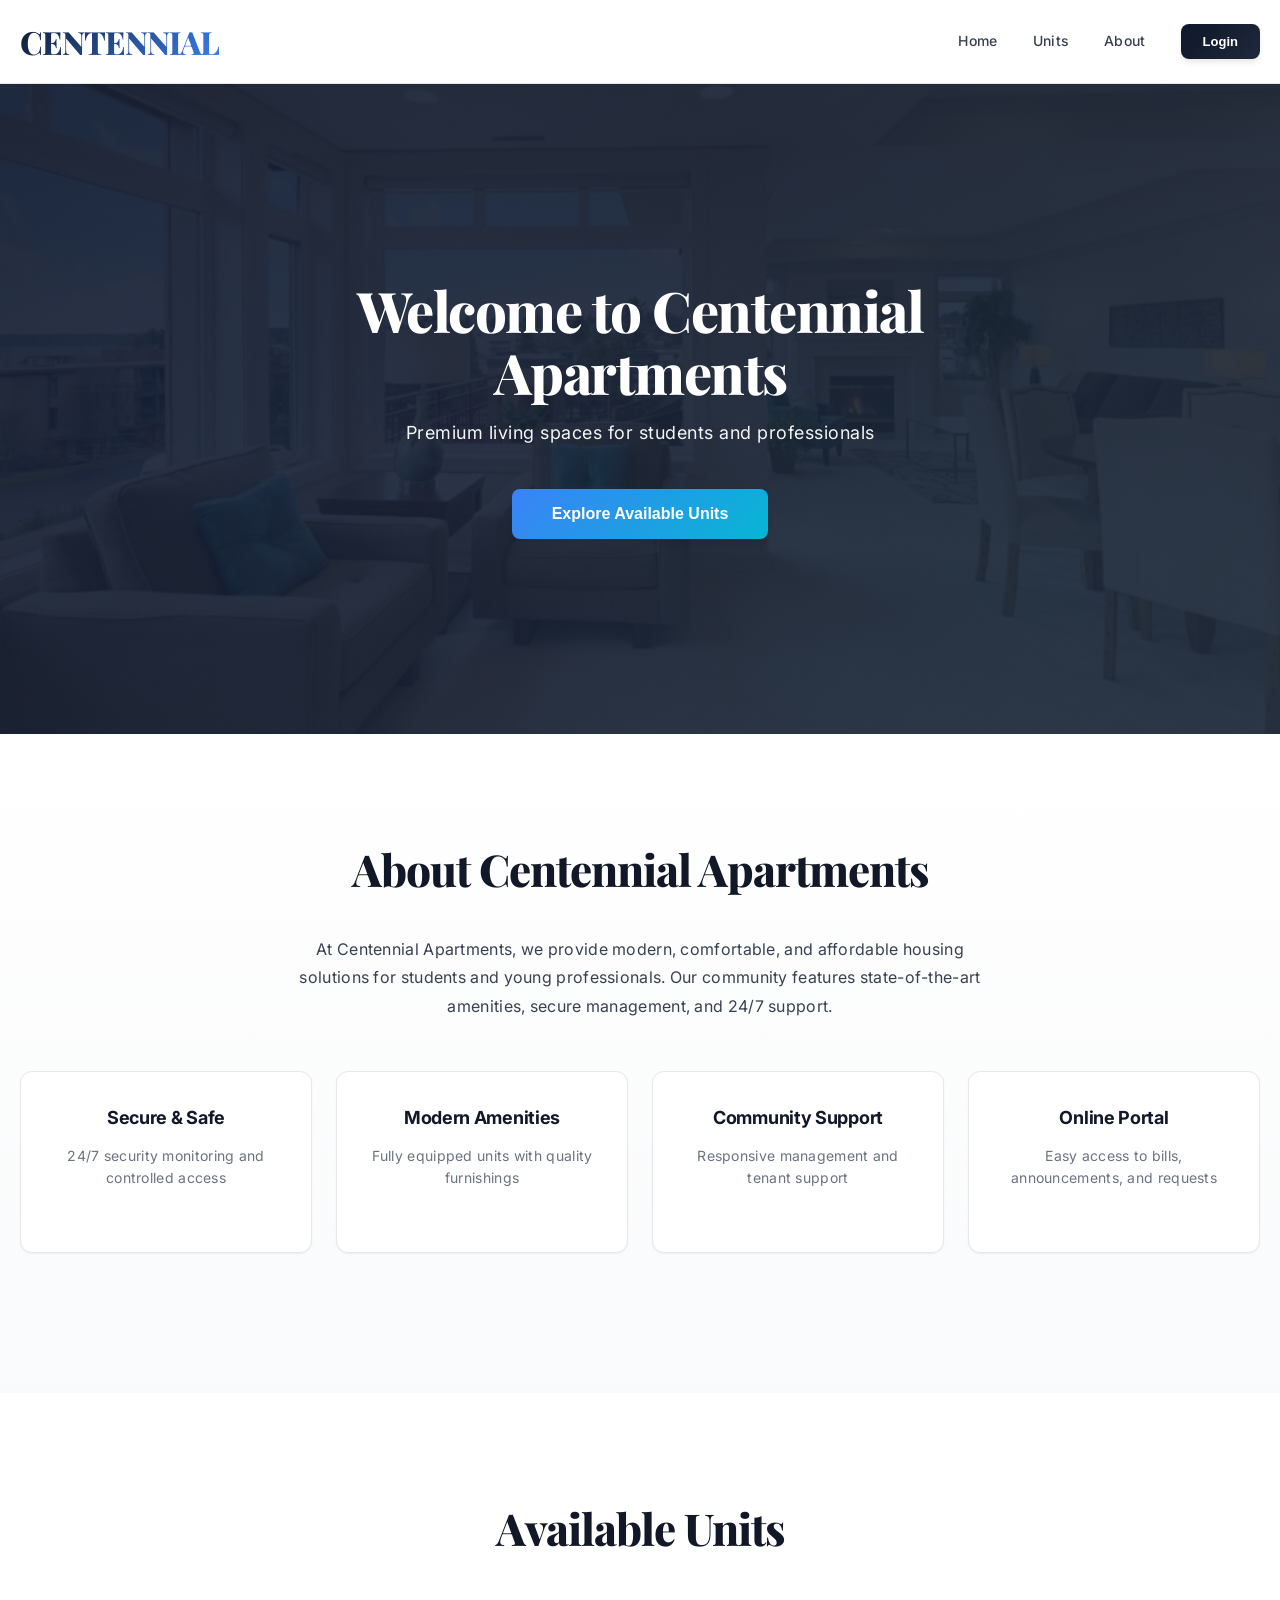
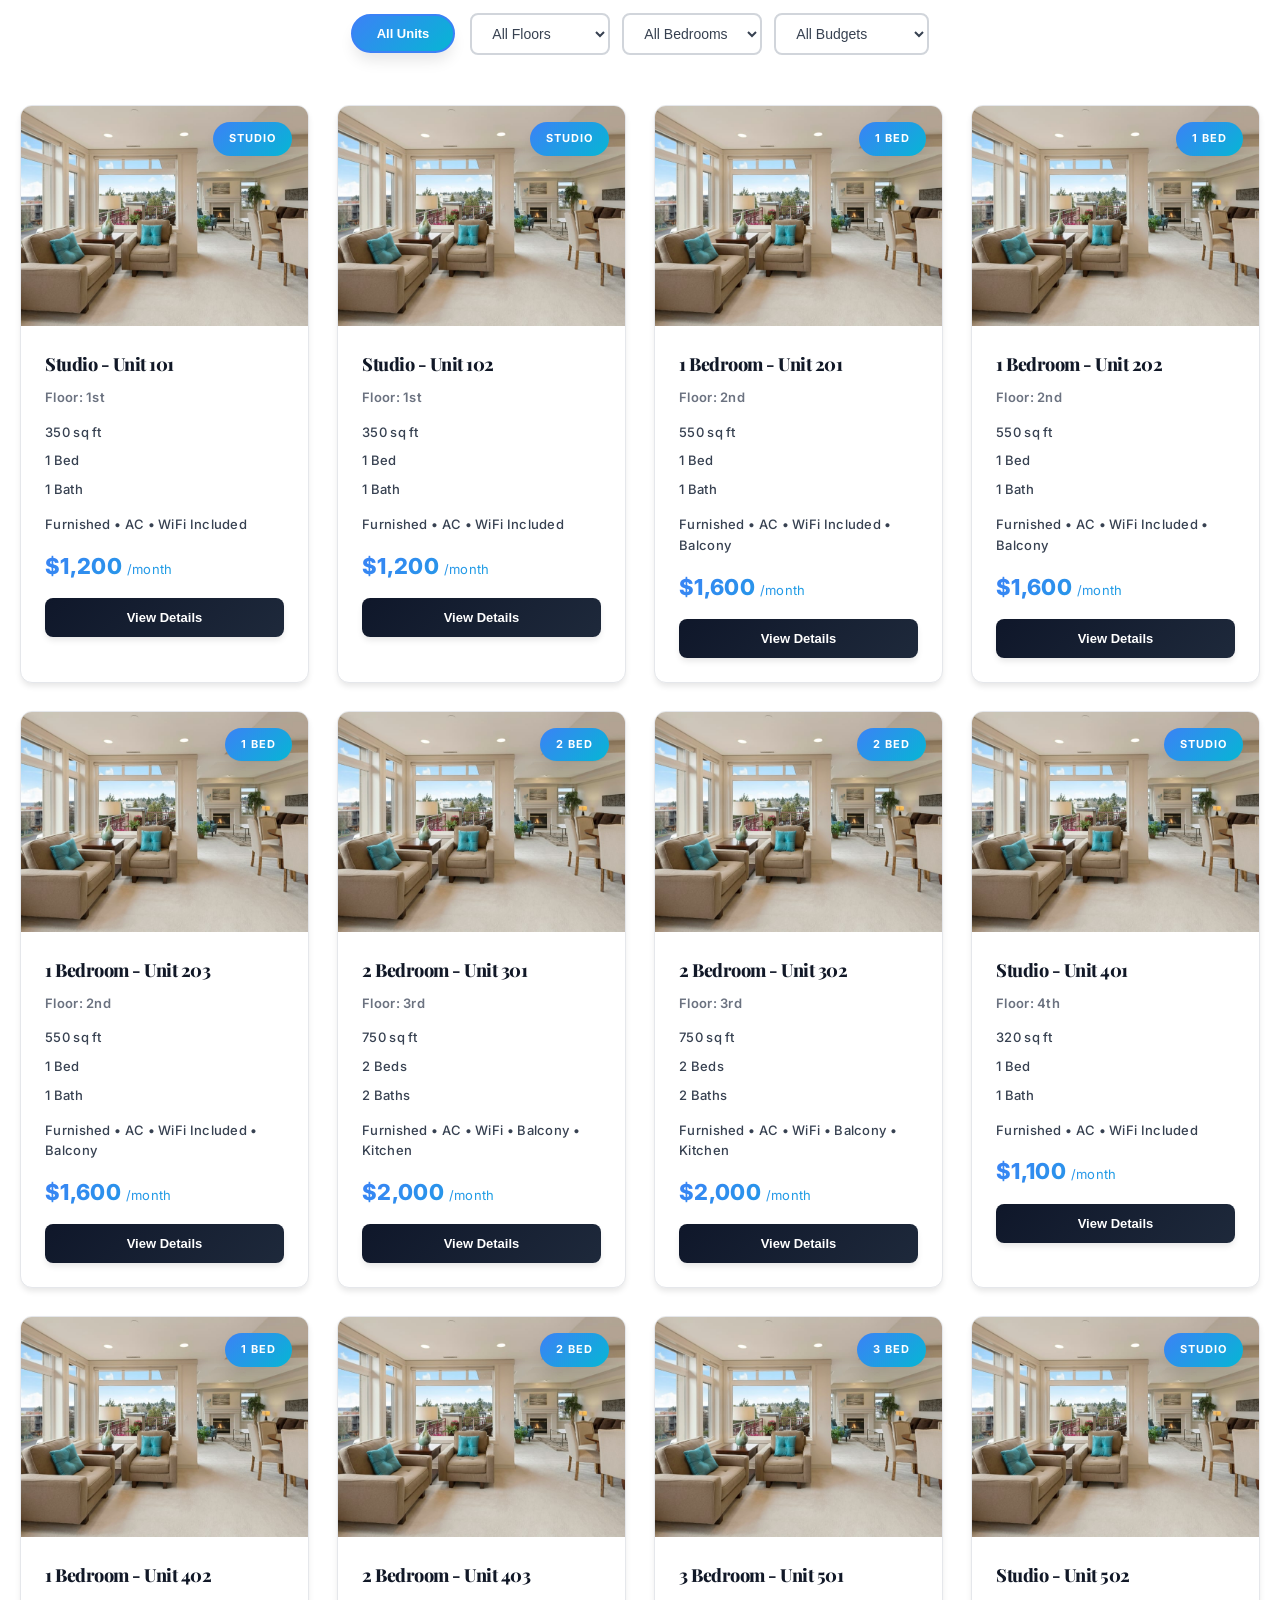
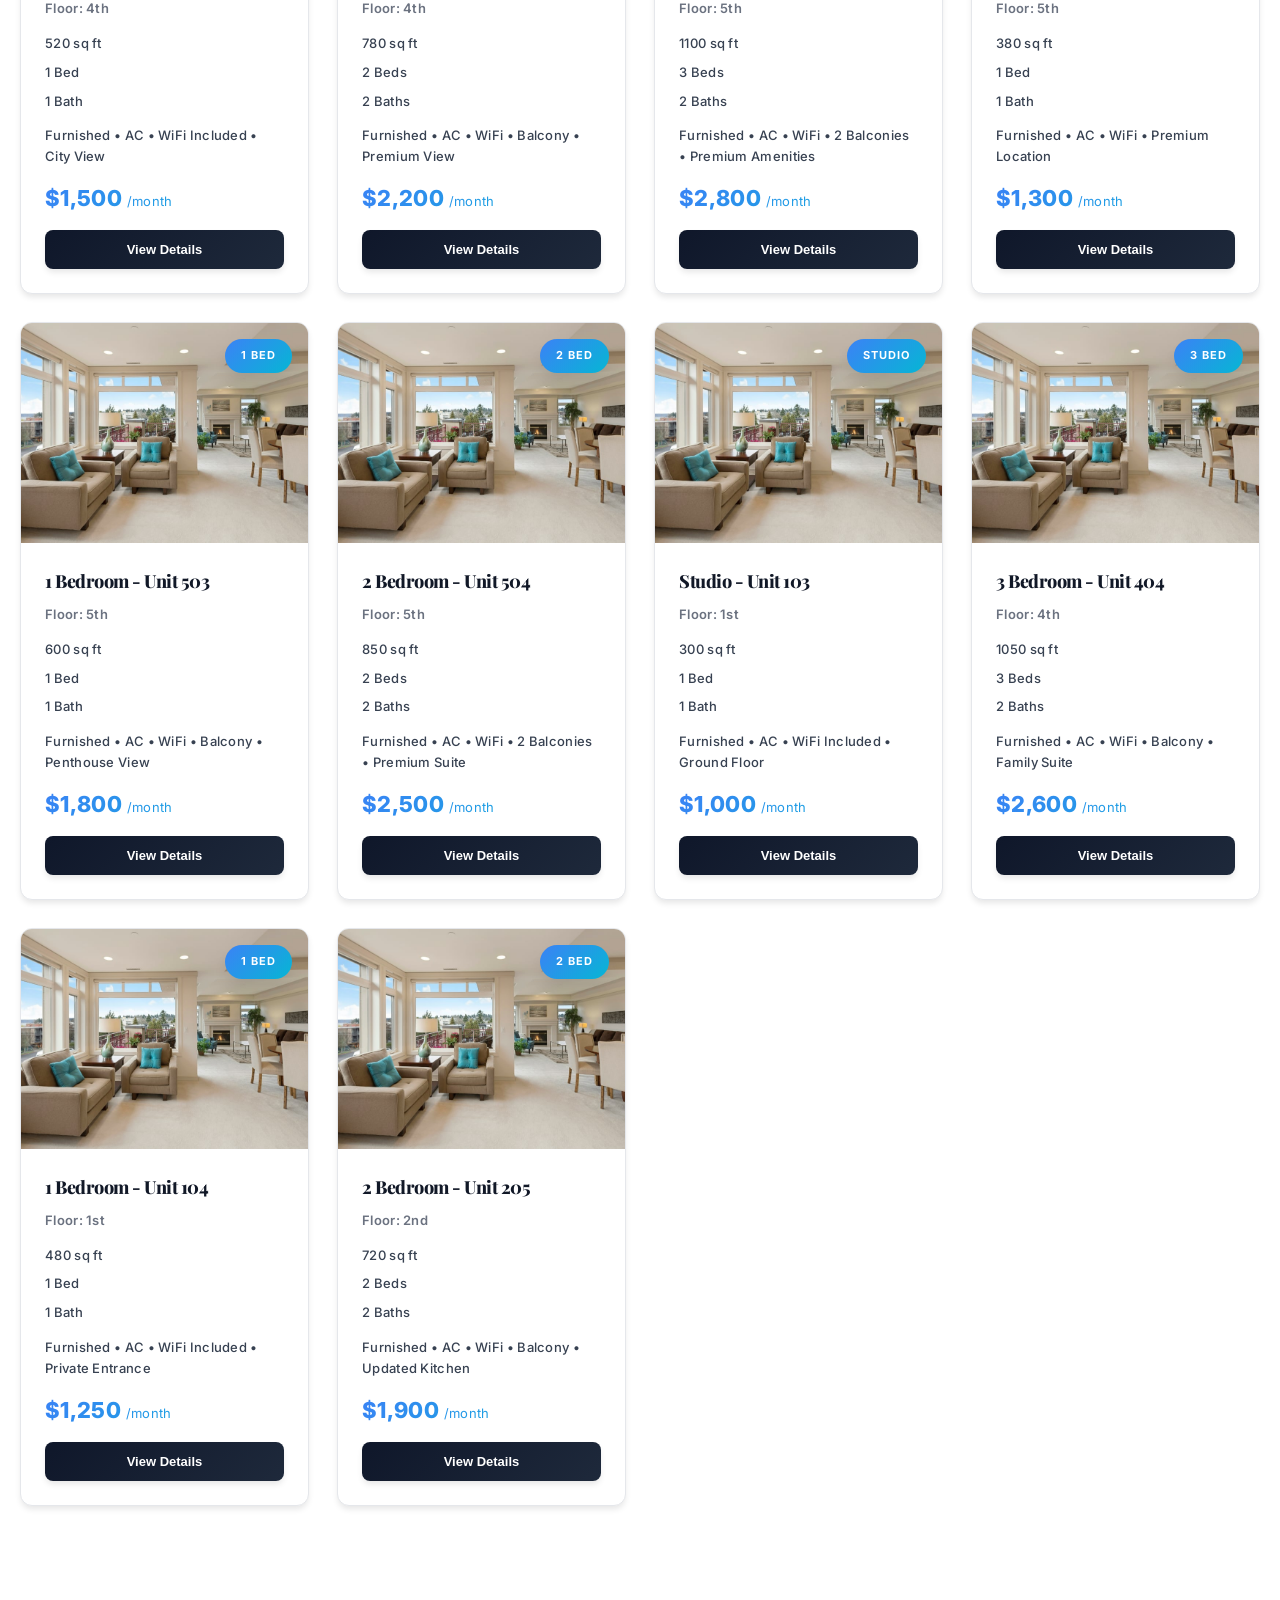
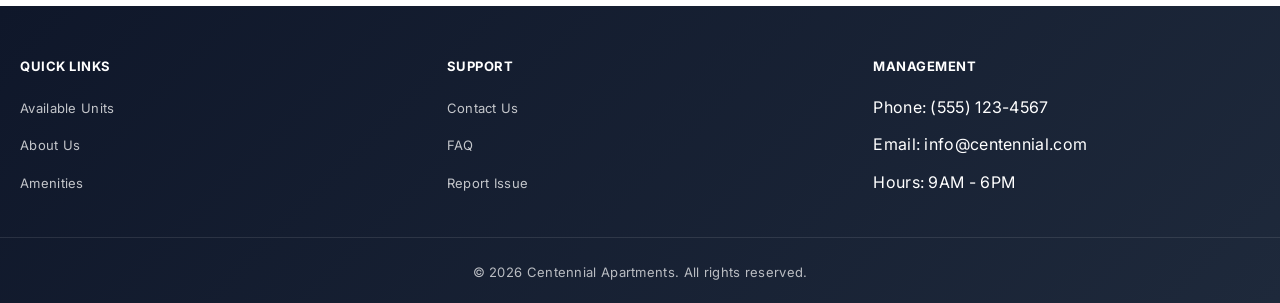
<file: index.html>
<!DOCTYPE html>
<html lang="en">
<head>
  <meta charset="UTF-8">
  <meta name="viewport" content="width=device-width, initial-scale=1.0">
  <meta name="description" content="Centennial Apartments - Modern student and professional housing with premium amenities.">
  <meta name="keywords" content="apartments, rental, student housing, Centennial, accommodation">
  <meta name="author" content="Centennial Apartments">
  <title>Centennial Apartments - Modern Housing</title>
  <link rel="preconnect" href="https://fonts.googleapis.com">
  <link rel="preconnect" href="https://fonts.gstatic.com" crossorigin>
  <link href="https://fonts.googleapis.com/css2?family=Playfair+Display:wght@600;700&family=Lato:wght@300;400;500;700&display=swap" rel="stylesheet">
  <link rel="stylesheet" href="styles.css">
  <link rel="icon" type="image/x-icon" href="data:image/svg+xml,<svg xmlns='http://www.w3.org/2000/svg' viewBox='0 0 100 100'><text y='.9em' font-size='90'>🏢</text></svg>">
</head>
<body>

<header>
  <div class="header-container">
    <div class="logo">CENTENNIAL</div>
    <nav>
      <a href="index.html">Home</a>
      <a href="#available-units">Units</a>
      <a href="#about">About</a>
      <button id="login-btn" class="nav-btn">Login</button>
      <span id="inquiry-logout" style="display:none;">
        <button id="inquiry-logout-btn" class="nav-btn">Logout</button>
      </span>
    </nav>
  </div>
</header>

<section class="hero">
  <div class="hero-overlay"></div>
  <img src="hero.jfif" alt="Hero background" class="hero-bg">
  <div class="hero-content">
    <h1>Welcome to Centennial Apartments</h1>
    <p>Premium living spaces for students and professionals</p>
    <button id="explore-btn" class="btn btn-large">Explore Available Units</button>
  </div>
</section>

<section class="about" id="about">
  <div class="container">
    <h2>About Centennial Apartments</h2>
    <div class="about-content">
      <p>At Centennial Apartments, we provide modern, comfortable, and affordable housing solutions for students and young professionals. Our community features state-of-the-art amenities, secure management, and 24/7 support.</p>
      <div class="features-grid">
        <div class="feature-box">
          <h4>Secure & Safe</h4>
          <p>24/7 security monitoring and controlled access</p>
        </div>
        <div class="feature-box">
          <h4>Modern Amenities</h4>
          <p>Fully equipped units with quality furnishings</p>
        </div>
        <div class="feature-box">
          <h4>Community Support</h4>
          <p>Responsive management and tenant support</p>
        </div>
        <div class="feature-box">
          <h4>Online Portal</h4>
          <p>Easy access to bills, announcements, and requests</p>
        </div>
      </div>
    </div>
  </div>
</section>

<section class="available-units" id="available-units">
  <div class="container">
    <h2>Available Units</h2>
    <div class="units-filter">
      <button class="filter-btn active" id="all-units-btn">All Units</button>
      <div class="filter-dropdowns">
        <select id="floor-filter" class="filter-select">
          <option value="all">All Floors</option>
          <option value="1">1st Floor</option>
          <option value="2">2nd Floor</option>
          <option value="3">3rd Floor</option>
          <option value="4">4th Floor</option>
          <option value="5">5th Floor</option>
        </select>
        
        <select id="bedroom-filter" class="filter-select">
          <option value="all">All Bedrooms</option>
          <option value="studio">Studio</option>
          <option value="1bed">1 Bedroom</option>
          <option value="2bed">2 Bedroom</option>
          <option value="3bed">3 Bedroom</option>
        </select>
        
        <select id="budget-filter" class="filter-select">
          <option value="all">All Budgets</option>
          <option value="1000-1300">$1,000 - $1,300</option>
          <option value="1300-1600">$1,300 - $1,600</option>
          <option value="1600-2000">$1,600 - $2,000</option>
          <option value="2000-2500">$2,000 - $2,500</option>
          <option value="2500-3000">$2,500 - $3,000</option>
        </select>
      </div>
    </div>
    
    <div class="units-grid">
      <div class="unit-card" data-type="studio" data-floor="1" data-price="1200">
        <div class="unit-image">
          <img src="hero.jfif" alt="Studio Unit">
          <span class="unit-badge">Studio</span>
        </div>
        <div class="unit-info">
          <h3>Studio - Unit 101</h3>
          <p class="unit-floor">Floor: 1st</p>
          <div class="unit-details">
            <span>350 sq ft</span>
            <span> 1 Bed</span>
            <span> 1 Bath</span>
          </div>
          <p class="unit-amenities">Furnished • AC • WiFi Included</p>
          <p class="unit-price">$1,200<span>/month</span></p>
          <button class="btn-view" onclick="viewUnitDetails('Studio 101')">View Details</button>
        </div>
      </div>

      <div class="unit-card" data-type="studio" data-floor="1" data-price="1200">
        <div class="unit-image">
          <img src="hero.jfif" alt="Studio Unit">
          <span class="unit-badge">Studio</span>
        </div>
        <div class="unit-info">
          <h3>Studio - Unit 102</h3>
          <p class="unit-floor">Floor: 1st</p>
          <div class="unit-details">
            <span> 350 sq ft</span>
            <span> 1 Bed</span>
            <span> 1 Bath</span>
          </div>
          <p class="unit-amenities">Furnished • AC • WiFi Included</p>
          <p class="unit-price">$1,200<span>/month</span></p>
          <button class="btn-view" onclick="viewUnitDetails('Studio 102')">View Details</button>
        </div>
      </div>

      <div class="unit-card" data-type="1bed" data-floor="2" data-price="1600">
        <div class="unit-image">
          <img src="hero.jfif" alt="1 Bedroom Unit">
          <span class="unit-badge">1 Bed</span>
        </div>
        <div class="unit-info">
          <h3>1 Bedroom - Unit 201</h3>
          <p class="unit-floor">Floor: 2nd</p>
          <div class="unit-details">
            <span> 550 sq ft</span>
            <span> 1 Bed</span>
            <span> 1 Bath</span>
          </div>
          <p class="unit-amenities">Furnished • AC • WiFi Included • Balcony</p>
          <p class="unit-price">$1,600<span>/month</span></p>
          <button class="btn-view" onclick="viewUnitDetails('1BR 201')">View Details</button>
        </div>
      </div>

      <div class="unit-card" data-type="1bed" data-floor="2" data-price="1600">
        <div class="unit-image">
          <img src="hero.jfif" alt="1 Bedroom Unit">
          <span class="unit-badge">1 Bed</span>
        </div>
        <div class="unit-info">
          <h3>1 Bedroom - Unit 202</h3>
          <p class="unit-floor">Floor: 2nd</p>
          <div class="unit-details">
            <span> 550 sq ft</span>
            <span> 1 Bed</span>
            <span> 1 Bath</span>
          </div>
          <p class="unit-amenities">Furnished • AC • WiFi Included • Balcony</p>
          <p class="unit-price">$1,600<span>/month</span></p>
          <button class="btn-view" onclick="viewUnitDetails('1BR 202')">View Details</button>
        </div>
      </div>

      <div class="unit-card" data-type="1bed" data-floor="2" data-price="1600">
        <div class="unit-image">
          <img src="hero.jfif" alt="1 Bedroom Unit">
          <span class="unit-badge">1 Bed</span>
        </div>
        <div class="unit-info">
          <h3>1 Bedroom - Unit 203</h3>
          <p class="unit-floor">Floor: 2nd</p>
          <div class="unit-details">
            <span> 550 sq ft</span>
            <span> 1 Bed</span>
            <span> 1 Bath</span>
          </div>
          <p class="unit-amenities">Furnished • AC • WiFi Included • Balcony</p>
          <p class="unit-price">$1,600<span>/month</span></p>
          <button class="btn-view" onclick="viewUnitDetails('1BR 203')">View Details</button>
        </div>
      </div>

      <div class="unit-card" data-type="2bed" data-floor="3" data-price="2000">
        <div class="unit-image">
          <img src="hero.jfif" alt="2 Bedroom Unit">
          <span class="unit-badge">2 Bed</span>
        </div>
        <div class="unit-info">
          <h3>2 Bedroom - Unit 301</h3>
          <p class="unit-floor">Floor: 3rd</p>
          <div class="unit-details">
            <span> 750 sq ft</span>
            <span> 2 Beds</span>
            <span> 2 Baths</span>
          </div>
          <p class="unit-amenities">Furnished • AC • WiFi • Balcony • Kitchen</p>
          <p class="unit-price">$2,000<span>/month</span></p>
          <button class="btn-view" onclick="viewUnitDetails('2BR 301')">View Details</button>
        </div>
      </div>

      <div class="unit-card" data-type="2bed" data-floor="3" data-price="2000">
        <div class="unit-image">
          <img src="hero.jfif" alt="2 Bedroom Unit">
          <span class="unit-badge">2 Bed</span>
        </div>
        <div class="unit-info">
          <h3>2 Bedroom - Unit 302</h3>
          <p class="unit-floor">Floor: 3rd</p>
          <div class="unit-details">
            <span> 750 sq ft</span>
            <span> 2 Beds</span>
            <span> 2 Baths</span>
          </div>
          <p class="unit-amenities">Furnished • AC • WiFi • Balcony • Kitchen</p>
          <p class="unit-price">$2,000<span>/month</span></p>
          <button class="btn-view" onclick="viewUnitDetails('2BR 302')">View Details</button>
        </div>
      </div>

      <!-- Additional Units for More Variety -->
      <div class="unit-card" data-type="studio" data-floor="4" data-price="1100">
        <div class="unit-image">
          <img src="hero.jfif" alt="Studio Unit">
          <span class="unit-badge">Studio</span>
        </div>
        <div class="unit-info">
          <h3>Studio - Unit 401</h3>
          <p class="unit-floor">Floor: 4th</p>
          <div class="unit-details">
            <span> 320 sq ft</span>
            <span> 1 Bed</span>
            <span> 1 Bath</span>
          </div>
          <p class="unit-amenities">Furnished • AC • WiFi Included</p>
          <p class="unit-price">$1,100<span>/month</span></p>
          <button class="btn-view" onclick="viewUnitDetails('Studio 401')">View Details</button>
        </div>
      </div>

      <div class="unit-card" data-type="1bed" data-floor="4" data-price="1500">
        <div class="unit-image">
          <img src="hero.jfif" alt="1 Bedroom Unit">
          <span class="unit-badge">1 Bed</span>
        </div>
        <div class="unit-info">
          <h3>1 Bedroom - Unit 402</h3>
          <p class="unit-floor">Floor: 4th</p>
          <div class="unit-details">
            <span> 520 sq ft</span>
            <span> 1 Bed</span>
            <span> 1 Bath</span>
          </div>
          <p class="unit-amenities">Furnished • AC • WiFi Included • City View</p>
          <p class="unit-price">$1,500<span>/month</span></p>
          <button class="btn-view" onclick="viewUnitDetails('1BR 402')">View Details</button>
        </div>
      </div>

      <div class="unit-card" data-type="2bed" data-floor="4" data-price="2200">
        <div class="unit-image">
          <img src="hero.jfif" alt="2 Bedroom Unit">
          <span class="unit-badge">2 Bed</span>
        </div>
        <div class="unit-info">
          <h3>2 Bedroom - Unit 403</h3>
          <p class="unit-floor">Floor: 4th</p>
          <div class="unit-details">
            <span> 780 sq ft</span>
            <span> 2 Beds</span>
            <span> 2 Baths</span>
          </div>
          <p class="unit-amenities">Furnished • AC • WiFi • Balcony • Premium View</p>
          <p class="unit-price">$2,200<span>/month</span></p>
          <button class="btn-view" onclick="viewUnitDetails('2BR 403')">View Details</button>
        </div>
      </div>

      <div class="unit-card" data-type="3bed" data-floor="5" data-price="2800">
        <div class="unit-image">
          <img src="hero.jfif" alt="3 Bedroom Unit">
          <span class="unit-badge">3 Bed</span>
        </div>
        <div class="unit-info">
          <h3>3 Bedroom - Unit 501</h3>
          <p class="unit-floor">Floor: 5th</p>
          <div class="unit-details">
            <span> 1100 sq ft</span>
            <span> 3 Beds</span>
            <span> 2 Baths</span>
          </div>
          <p class="unit-amenities">Furnished • AC • WiFi • 2 Balconies • Premium Amenities</p>
          <p class="unit-price">$2,800<span>/month</span></p>
          <button class="btn-view" onclick="viewUnitDetails('3BR 501')">View Details</button>
        </div>
      </div>

      <div class="unit-card" data-type="studio" data-floor="5" data-price="1300">
        <div class="unit-image">
          <img src="hero.jfif" alt="Studio Unit">
          <span class="unit-badge">Studio</span>
        </div>
        <div class="unit-info">
          <h3>Studio - Unit 502</h3>
          <p class="unit-floor">Floor: 5th</p>
          <div class="unit-details">
            <span> 380 sq ft</span>
            <span> 1 Bed</span>
            <span> 1 Bath</span>
          </div>
          <p class="unit-amenities">Furnished • AC • WiFi • Premium Location</p>
          <p class="unit-price">$1,300<span>/month</span></p>
          <button class="btn-view" onclick="viewUnitDetails('Studio 502')">View Details</button>
        </div>
      </div>

      <div class="unit-card" data-type="1bed" data-floor="5" data-price="1800">
        <div class="unit-image">
          <img src="hero.jfif" alt="1 Bedroom Unit">
          <span class="unit-badge">1 Bed</span>
        </div>
        <div class="unit-info">
          <h3>1 Bedroom - Unit 503</h3>
          <p class="unit-floor">Floor: 5th</p>
          <div class="unit-details">
            <span> 600 sq ft</span>
            <span> 1 Bed</span>
            <span> 1 Bath</span>
          </div>
          <p class="unit-amenities">Furnished • AC • WiFi • Balcony • Penthouse View</p>
          <p class="unit-price">$1,800<span>/month</span></p>
          <button class="btn-view" onclick="viewUnitDetails('1BR 503')">View Details</button>
        </div>
      </div>

      <div class="unit-card" data-type="2bed" data-floor="5" data-price="2500">
        <div class="unit-image">
          <img src="hero.jfif" alt="2 Bedroom Unit">
          <span class="unit-badge">2 Bed</span>
        </div>
        <div class="unit-info">
          <h3>2 Bedroom - Unit 504</h3>
          <p class="unit-floor">Floor: 5th</p>
          <div class="unit-details">
            <span> 850 sq ft</span>
            <span> 2 Beds</span>
            <span> 2 Baths</span>
          </div>
          <p class="unit-amenities">Furnished • AC • WiFi • 2 Balconies • Premium Suite</p>
          <p class="unit-price">$2,500<span>/month</span></p>
          <button class="btn-view" onclick="viewUnitDetails('2BR 504')">View Details</button>
        </div>
      </div>

      <div class="unit-card" data-type="studio" data-floor="1" data-price="1000">
        <div class="unit-image">
          <img src="hero.jfif" alt="Studio Unit">
          <span class="unit-badge">Studio</span>
        </div>
        <div class="unit-info">
          <h3>Studio - Unit 103</h3>
          <p class="unit-floor">Floor: 1st</p>
          <div class="unit-details">
            <span> 300 sq ft</span>
            <span> 1 Bed</span>
            <span> 1 Bath</span>
          </div>
          <p class="unit-amenities">Furnished • AC • WiFi Included • Ground Floor</p>
          <p class="unit-price">$1,000<span>/month</span></p>
          <button class="btn-view" onclick="viewUnitDetails('Studio 103')">View Details</button>
        </div>
      </div>

      <div class="unit-card" data-type="3bed" data-floor="4" data-price="2600">
        <div class="unit-image">
          <img src="hero.jfif" alt="3 Bedroom Unit">
          <span class="unit-badge">3 Bed</span>
        </div>
        <div class="unit-info">
          <h3>3 Bedroom - Unit 404</h3>
          <p class="unit-floor">Floor: 4th</p>
          <div class="unit-details">
            <span> 1050 sq ft</span>
            <span> 3 Beds</span>
            <span> 2 Baths</span>
          </div>
          <p class="unit-amenities">Furnished • AC • WiFi • Balcony • Family Suite</p>
          <p class="unit-price">$2,600<span>/month</span></p>
          <button class="btn-view" onclick="viewUnitDetails('3BR 404')">View Details</button>
        </div>
      </div>

      <div class="unit-card" data-type="1bed" data-floor="1" data-price="1250">
        <div class="unit-image">
          <img src="hero.jfif" alt="1 Bedroom Unit">
          <span class="unit-badge">1 Bed</span>
        </div>
        <div class="unit-info">
          <h3>1 Bedroom - Unit 104</h3>
          <p class="unit-floor">Floor: 1st</p>
          <div class="unit-details">
            <span> 480 sq ft</span>
            <span> 1 Bed</span>
            <span> 1 Bath</span>
          </div>
          <p class="unit-amenities">Furnished • AC • WiFi Included • Private Entrance</p>
          <p class="unit-price">$1,250<span>/month</span></p>
          <button class="btn-view" onclick="viewUnitDetails('1BR 104')">View Details</button>
        </div>
      </div>

      <div class="unit-card" data-type="2bed" data-floor="2" data-price="1900">
        <div class="unit-image">
          <img src="hero.jfif" alt="2 Bedroom Unit">
          <span class="unit-badge">2 Bed</span>
        </div>
        <div class="unit-info">
          <h3>2 Bedroom - Unit 205</h3>
          <p class="unit-floor">Floor: 2nd</p>
          <div class="unit-details">
            <span> 720 sq ft</span>
            <span> 2 Beds</span>
            <span> 2 Baths</span>
          </div>
          <p class="unit-amenities">Furnished • AC • WiFi • Balcony • Updated Kitchen</p>
          <p class="unit-price">$1,900<span>/month</span></p>
          <button class="btn-view" onclick="viewUnitDetails('2BR 205')">View Details</button>
        </div>
      </div>
    </div>
  </div>
</section>

<div id="auth-modal" class="modal">
  <div class="modal-content">
    <span class="close">&times;</span>
    <div id="login-form" class="form-container active">
      <h3>Login for Inquiries</h3>
      <form class="auth-form" id="login-form-element">
        <input type="email" id="email-input" placeholder="Email Address" required>
        <input type="password" id="password-input" placeholder="Password" required>
        <button type="submit" class="btn">Login</button>
      </form>
      <p class="form-note">Login with your registered inquiry account.</p>
      <p class="form-note auth-switch-note">Need an inquiry account? <a href="#" id="register-link">Register here</a>.</p>
      <p class="form-note auth-switch-note">If you're a tenant, <a href="#" id="tenant-login-link">click this</a>.</p>
    </div>
    <div id="tenant-form" class="form-container">
      <h3>Tenant Login</h3>
      <form class="auth-form" id="tenant-form-element">
        <input type="email" id="tenant-email-input" placeholder="Email Address" required>
        <input type="password" id="tenant-password-input" placeholder="Password" required>
        <button type="submit" class="btn">Login</button>
      </form>
      <p class="form-note">Enter your tenant credentials. Admin credentials are accepted here too.</p>
      <p class="form-note auth-switch-note"><a href="#" id="inquiry-login-link">Back to inquiry login</a></p>
    </div>
    <div id="register-form" class="form-container">
      <h3>Register for Inquiries</h3>
      <form class="auth-form" id="register-form-element">
        <input type="text" id="reg-name" placeholder="Full Name" required>
        <input type="email" id="reg-email" placeholder="Email Address" required>
        <input type="tel" id="reg-phone" placeholder="Phone Number" required>
        <input type="password" id="reg-password" placeholder="Password" required>
        <input type="password" id="reg-confirm-password" placeholder="Confirm Password" required>
        <button type="submit" class="btn">Register</button>
      </form>
      <p class="form-note">Already have an account? <a href="#" id="login-link">Login here</a></p>
    </div>
  </div>
</div>

<div id="unit-modal" class="modal">
  <div class="modal-content">
    <span class="close" onclick="closeUnitModal()">&times;</span>
    <div id="unit-detail-content">
    </div>
  </div>
</div>

<footer>
  <div class="footer-container">
    <div class="footer-section">
      <h4>Quick Links</h4>
      <ul>
        <li><a href="#available-units">Available Units</a></li>
        <li><a href="#about">About Us</a></li>
        <li><a href="#">Amenities</a></li>
      </ul>
    </div>
    <div class="footer-section">
      <h4>Support</h4>
      <ul>
        <li><a href="contact.html">Contact Us</a></li>
        <li><a href="#">FAQ</a></li>
        <li><a href="#">Report Issue</a></li>
      </ul>
    </div>
    <div class="footer-section">
      <h4>Management</h4>
      <ul>
        <li>Phone: (555) 123-4567</li>
        <li>Email: info@centennial.com</li>
        <li>Hours: 9AM - 6PM</li>
      </ul>
    </div>
  </div>
  <div class="footer-bottom">
    <p>&copy; 2026 Centennial Apartments. All rights reserved.</p>
  </div>
</footer>

<!-- Room Preview Modal -->
<div id="roomPreviewModal" class="room-preview-modal">
  <div class="room-preview-content">
    <div class="room-preview-header">
      <h2 id="previewUnitName">Unit Name</h2>
      <button class="room-preview-close" onclick="closeRoomPreview()">&times;</button>
    </div>
    <div class="room-preview-gallery">
      <img id="previewRoomImage" src="hero.jfif" alt="Room Preview">
      <span class="room-preview-badge" id="previewBadge">Available</span>
    </div>
    <div class="room-preview-body">
      <div class="room-preview-info">
        <div class="room-info-item">
          <div class="room-info-label">Square Feet</div>
          <div class="room-info-value" id="previewSqFt">--</div>
        </div>
        <div class="room-info-item">
          <div class="room-info-label">Bedrooms</div>
          <div class="room-info-value" id="previewBeds">--</div>
        </div>
        <div class="room-info-item">
          <div class="room-info-label">Bathrooms</div>
          <div class="room-info-value" id="previewBaths">--</div>
        </div>
      </div>

      <div class="room-preview-section">
        <h3>About This Unit</h3>
        <p class="room-preview-description" id="previewDescription">
          Premium apartment with modern finishes and premium amenities.
        </p>
      </div>

      <div class="room-preview-section">
        <h3>Amenities & Features</h3>
        <div class="amenities-list" id="amenitiesList">
          <div class="amenity-item">
            <span class="amenity-icon">✓</span>
            <span class="amenity-text">Air Conditioning</span>
          </div>
          <div class="amenity-item">
            <span class="amenity-icon">✓</span>
            <span class="amenity-text">WiFi Included</span>
          </div>
          <div class="amenity-item">
            <span class="amenity-icon">✓</span>
            <span class="amenity-text">Furnished</span>
          </div>
          <div class="amenity-item">
            <span class="amenity-icon">✓</span>
            <span class="amenity-text">Parking Available</span>
          </div>
        </div>
      </div>

      <div class="room-preview-pricing">
        <div>
          <div class="price-label">Monthly Rent</div>
          <div class="price-amount" id="previewPrice">$0</div>
        </div>
        <div style="font-size: 13px; color: var(--text-light);">
          All utilities included
        </div>
      </div>

      <div class="room-preview-actions">
        <button class="btn-inquiry" onclick="submitInquiry()">Submit Inquiry</button>
        <button class="btn-schedule" onclick="scheduleViewing()">Schedule Viewing</button>
      </div>
    </div>
  </div>
</div>

<script src="script.js"></script>
</body>
</html>
</file>
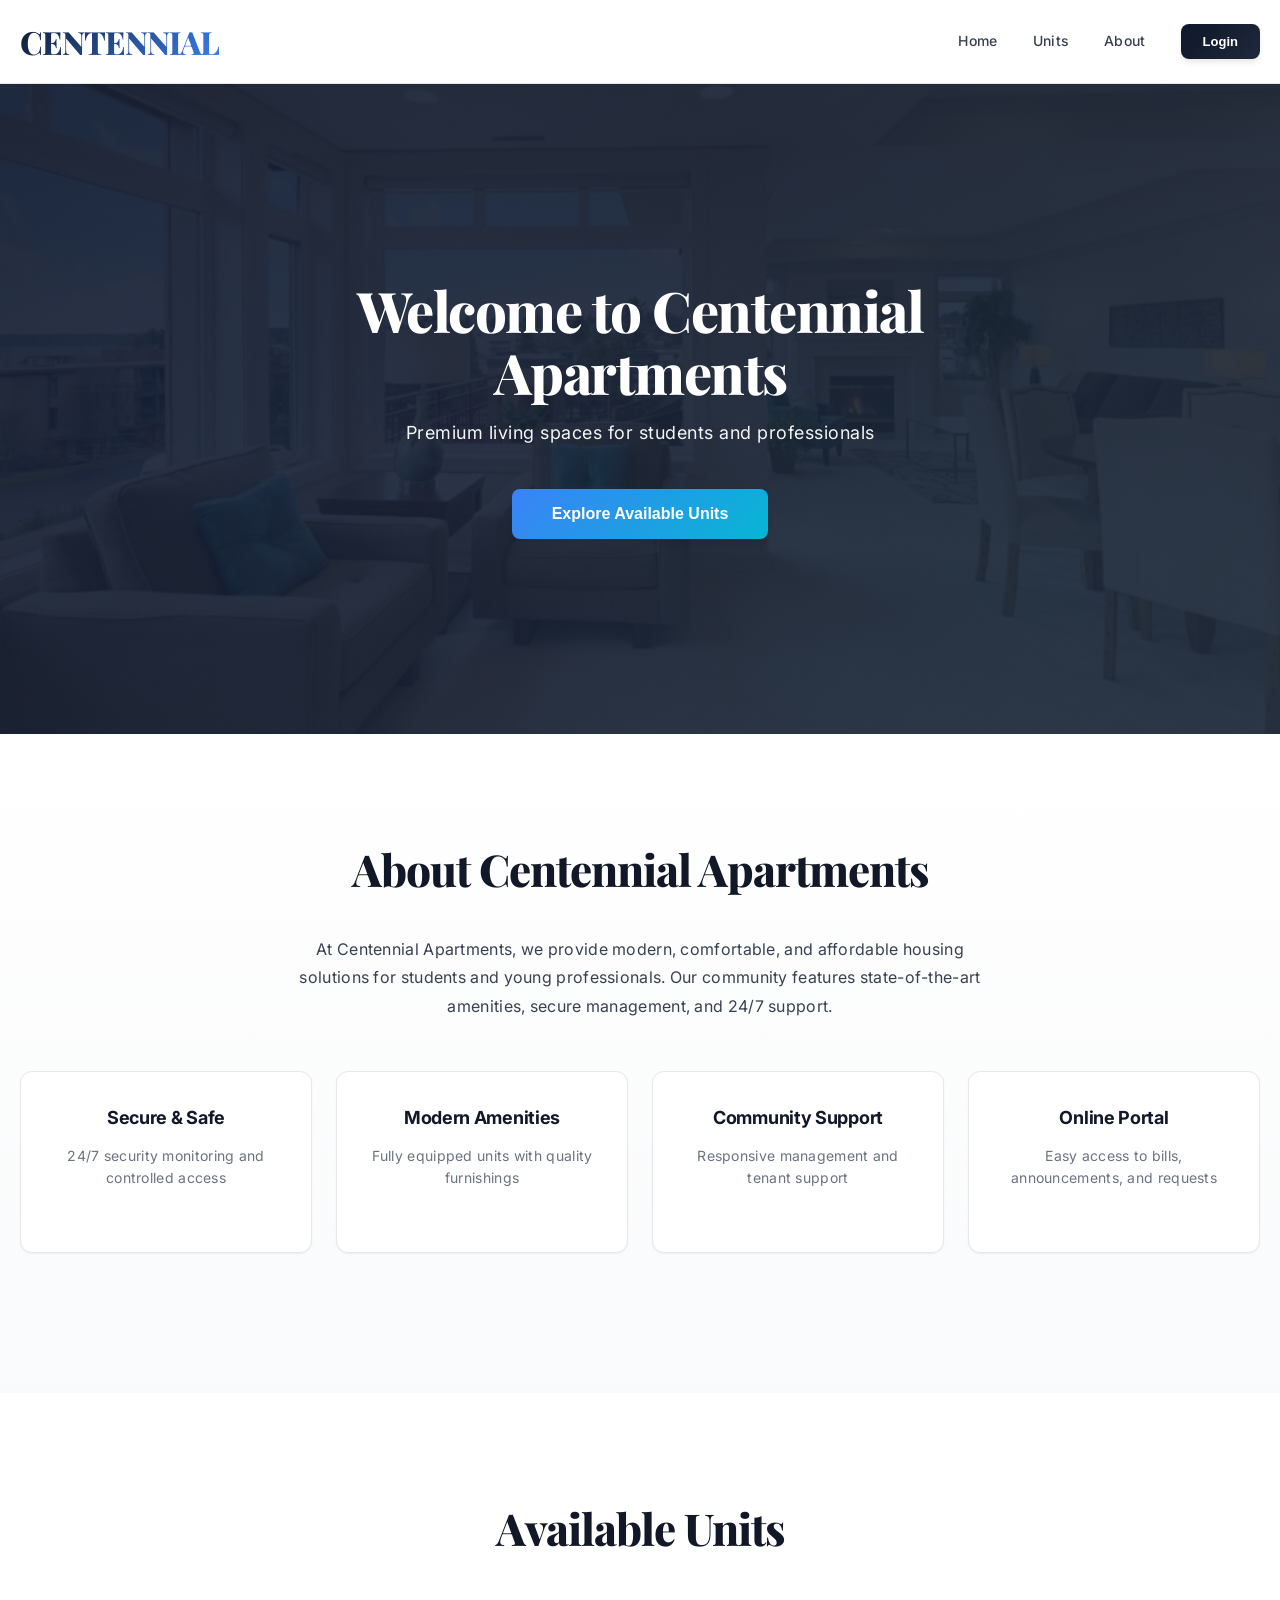
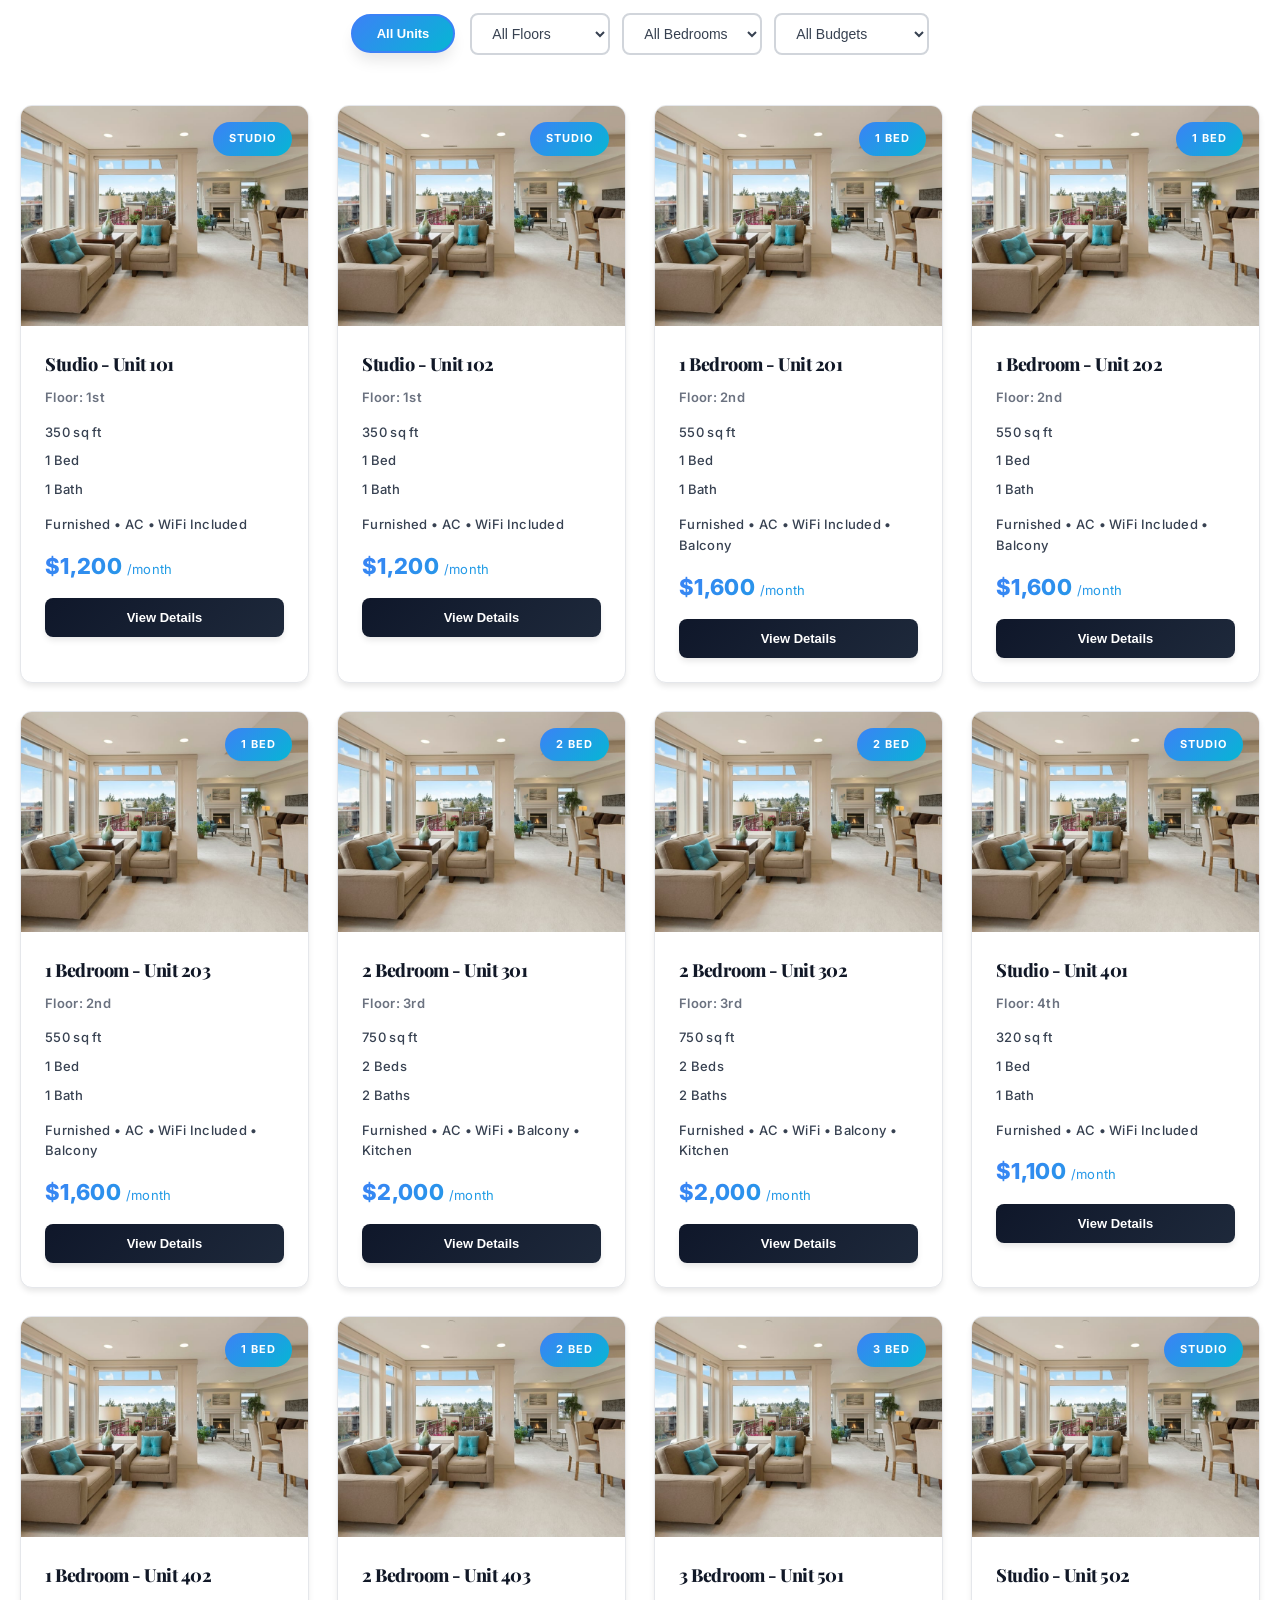
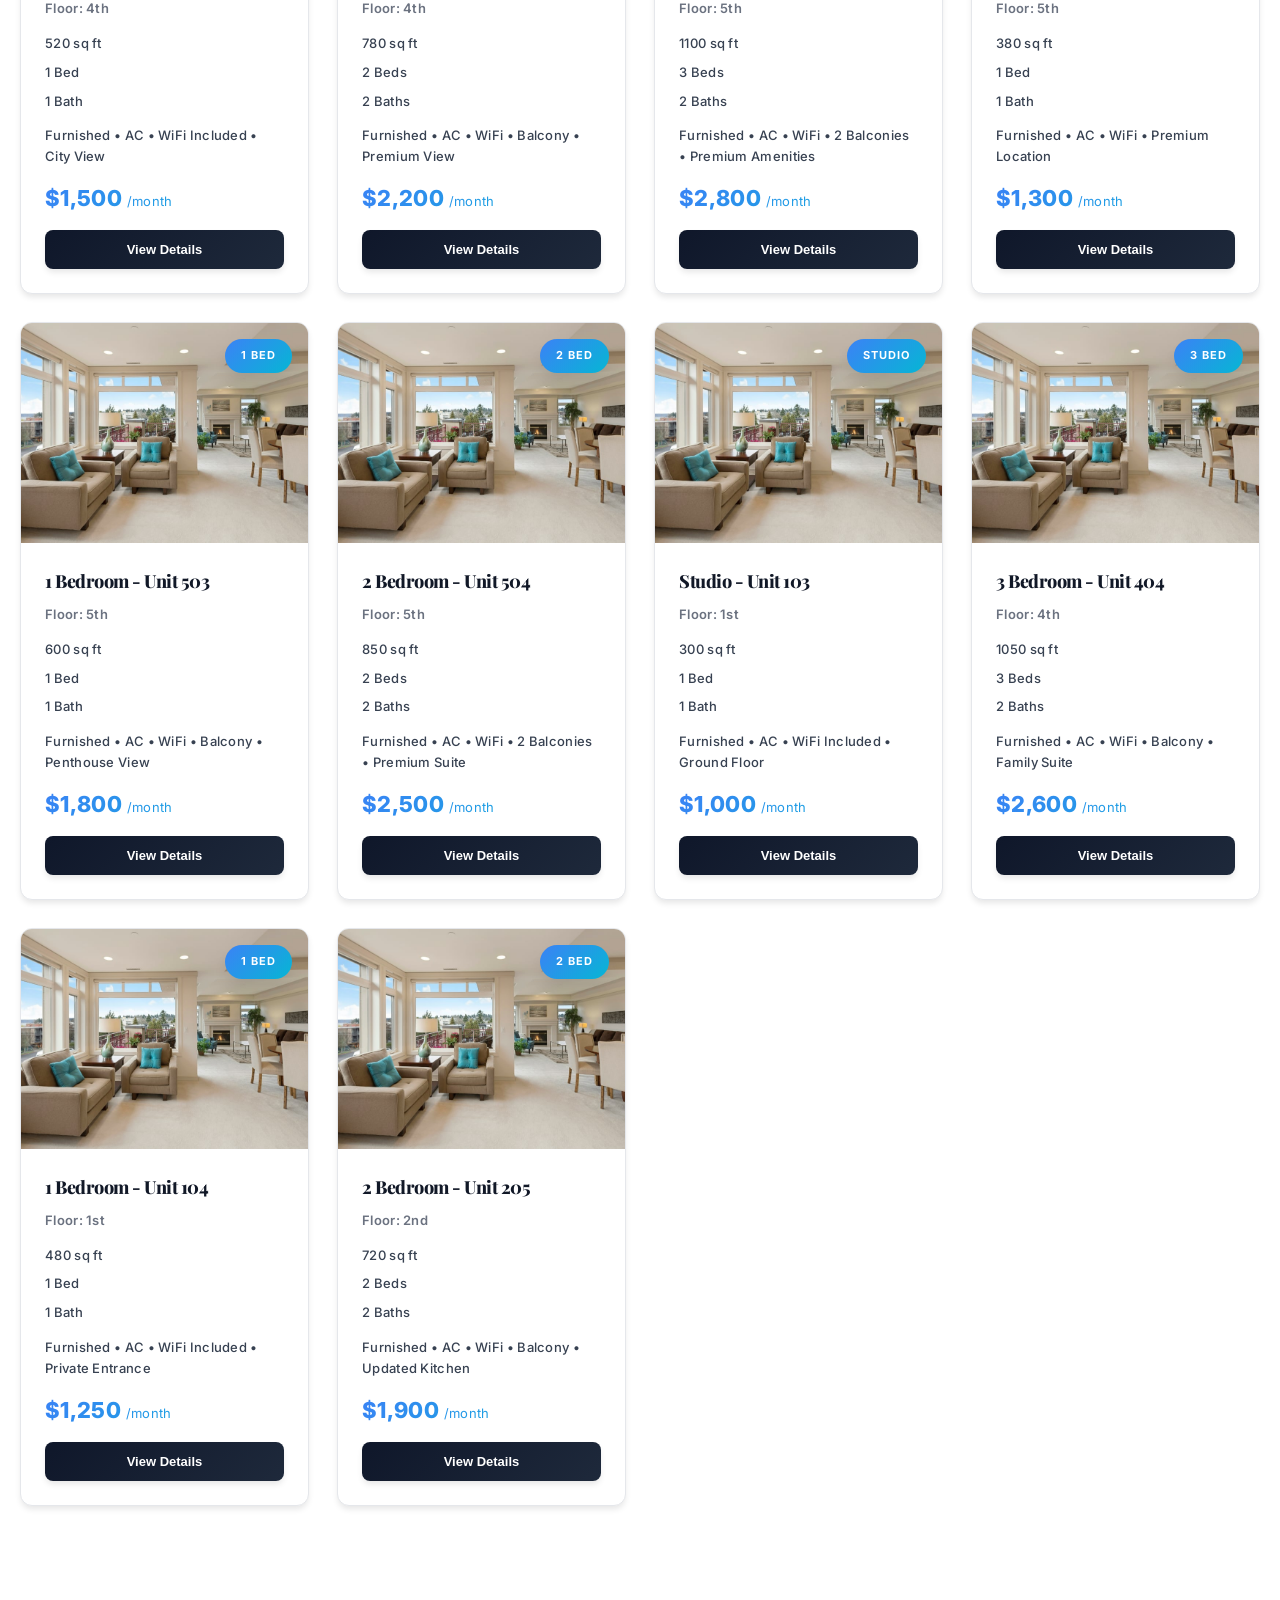
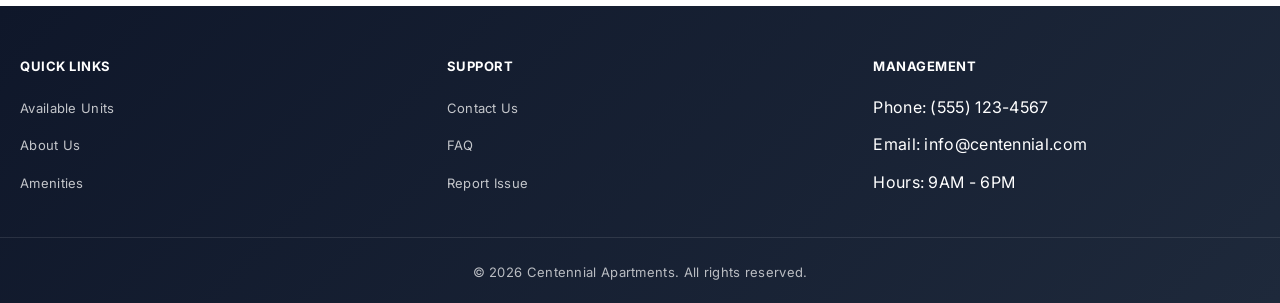
<file: admin-dashboard.html>
<!DOCTYPE html>
<html lang="en">
<head>
  <meta charset="UTF-8">
  <meta name="viewport" content="width=device-width, initial-scale=1.0">
  <title>Admin Dashboard - Centennial Apartments</title>
  <link rel="preconnect" href="https://fonts.googleapis.com">
  <link rel="preconnect" href="https://fonts.gstatic.com" crossorigin>
  <link href="https://fonts.googleapis.com/css2?family=Playfair+Display:wght@600;700&family=Inter:wght@400;500;600;700;800&display=swap" rel="stylesheet">
  <link rel="stylesheet" href="styles.css">
</head>
<body class="admin-body portal-body admin-premium-body">

<header class="admin-header portal-header">
  <div class="header-container">
    <div class="logo">CENTENNIAL ADMIN</div>
    <div class="user-info">
      <div class="user-chip">
        <span class="user-chip-label">Administrator</span>
        <span id="admin-name">Administrator</span>
      </div>
      <button id="admin-logout-btn" class="nav-btn logout-btn">Logout</button>
    </div>
  </div>
</header>

<div class="admin-container portal-shell">
  <aside class="admin-sidebar portal-sidebar">
    <div class="portal-side-top">
      <p class="portal-side-kicker">Admin Portal</p>
      <h2>Choose what you want to manage.</h2>
    </div>

    <nav class="admin-nav sidebar-nav">
      <a href="#" class="admin-nav-item nav-item active" data-section="dashboard">
        <span class="icon">HOME</span>
        <span>Home</span>
      </a>
      <a href="#" class="admin-nav-item nav-item" data-section="tenants">
        <span class="icon">PEOPLE</span>
        <span>Tenants</span>
      </a>
      <a href="#" class="admin-nav-item nav-item" data-section="units">
        <span class="icon">APT</span>
        <span>Apartments</span>
      </a>
      <a href="#" class="admin-nav-item nav-item" data-section="requests">
        <span class="icon">FIX</span>
        <span>Repair Requests</span>
      </a>
      <a href="#" class="admin-nav-item nav-item" data-section="reports">
        <span class="icon">HELP</span>
        <span>Tenant Problems</span>
      </a>
      <a href="#" class="admin-nav-item nav-item" data-section="announcements">
        <span class="icon">NEWS</span>
        <span>Notices</span>
      </a>
      <a href="#" class="admin-nav-item nav-item" data-section="billing">
        <span class="icon">PAY</span>
        <span>Payments</span>
      </a>
    </nav>
  </aside>

  <main class="admin-main portal-main">
    <section id="dashboard" class="admin-section portal-section active">
      <div class="portal-workspace-heading">
        <div>
          <p class="portal-eyebrow">Home</p>
          <h1>What needs attention?</h1>
        </div>
        <div class="portal-quick-actions">
          <button class="btn" onclick="openAdminSection('tenants')">Add or Edit Tenant</button>
          <button class="btn btn-secondary-portal" onclick="openAdminSection('requests')">Check Repairs</button>
          <button class="btn btn-secondary-portal" onclick="openAdminSection('billing')">Check Payments</button>
        </div>
      </div>

      <div class="admin-overview-grid">
        <div class="overview-card primary">
          <span class="overview-label">Occupied Apartments</span>
          <strong id="admin-occupied-units">--</strong>
          <p id="admin-occupancy-note">Current occupancy</p>
        </div>
        <div class="overview-card">
          <span class="overview-label">Tenants</span>
          <strong id="admin-active-tenants">--</strong>
          <p>Resident records on file</p>
        </div>
        <div class="overview-card">
          <span class="overview-label">Needs Attention</span>
          <strong id="admin-open-work">--</strong>
          <p>Maintenance and reports</p>
        </div>
        <div class="overview-card">
          <span class="overview-label">Unpaid Total</span>
          <strong id="admin-outstanding-balance">--</strong>
          <p>Unpaid billing total</p>
        </div>
      </div>

      <div class="portal-task-grid admin-task-grid">
        <button class="task-card" onclick="openAdminSection('tenants')">
          <span class="task-code">PEOPLE</span>
          <strong>Tenants</strong>
          <span>Add tenants and update lease details</span>
        </button>
        <button class="task-card" onclick="openAdminSection('units')">
          <span class="task-code">APT</span>
          <strong>Apartments</strong>
          <span>Assign tenants and update rent</span>
        </button>
        <button class="task-card" onclick="openAdminSection('requests')">
          <span class="task-code">FIX</span>
          <strong>Repair Requests</strong>
          <span>Mark repairs pending, active, or done</span>
        </button>
        <button class="task-card" onclick="openAdminSection('reports')">
          <span class="task-code">HELP</span>
          <strong>Tenant Problems</strong>
          <span>Review concerns from tenants</span>
        </button>
        <button class="task-card" onclick="openAdminSection('announcements')">
          <span class="task-code">NEWS</span>
          <strong>Post Notice</strong>
          <span>Send updates to all tenants</span>
        </button>
        <button class="task-card" onclick="openAdminSection('billing')">
          <span class="task-code">PAY</span>
          <strong>Payments</strong>
          <span>Check paid and unpaid bills</span>
        </button>
      </div>
    </section>

    <section id="tenants" class="admin-section portal-section">
      <div class="section-heading">
        <div>
          <p class="portal-eyebrow">Tenants</p>
          <h2>Tenant List</h2>
        </div>
        <div class="section-actions">
          <button class="btn btn-secondary-portal section-back-btn" onclick="openAdminSection('dashboard')">Back to Home</button>
          <button class="btn btn-create" onclick="openAddTenantForm()">Add New Tenant</button>
        </div>
      </div>
      <p class="section-intro section-help">Add tenants, update contact information, check lease dates, or remove inactive tenants.</p>
      <div class="portal-panel">
        <table class="admin-table">
          <thead>
            <tr>
              <th>Name</th>
              <th>Unit</th>
              <th>Email</th>
              <th>Phone</th>
              <th>Lease Start</th>
              <th>Lease End</th>
              <th>Status</th>
              <th>Actions</th>
            </tr>
          </thead>
          <tbody>
          </tbody>
        </table>
      </div>

    </section>

    <section id="units" class="admin-section portal-section">
      <div class="section-heading">
        <div>
          <p class="portal-eyebrow">Apartments</p>
          <h2>Apartment List</h2>
        </div>
        <div class="section-actions">
          <button class="btn btn-secondary-portal section-back-btn" onclick="openAdminSection('dashboard')">Back to Home</button>
          <button class="btn btn-create" onclick="openAddUnitForm()">Add Apartment</button>
        </div>
      </div>
      <p class="section-intro section-help">See which apartments are available, occupied, assigned, and how much rent each apartment costs.</p>
      <div class="portal-panel">
        <table class="admin-table">
          <thead>
            <tr>
              <th>Unit</th>
              <th>Type</th>
              <th>Floor</th>
              <th>Size</th>
              <th>Current Tenant</th>
              <th>Monthly Rent</th>
              <th>Status</th>
              <th>Actions</th>
            </tr>
          </thead>
          <tbody>
          </tbody>
        </table>
      </div>

    </section>

    <section id="requests" class="admin-section portal-section">
      <div class="section-heading">
        <div>
          <p class="portal-eyebrow">Repair Requests</p>
          <h2>Repairs Tenants Asked For</h2>
        </div>
        <div class="section-actions stacked">
          <button class="btn btn-secondary-portal section-back-btn" onclick="openAdminSection('dashboard')">Back to Home</button>
          <div class="filter-group">
            <button class="filter-btn active" onclick="filterRequests('all')">All</button>
            <button class="filter-btn" onclick="filterRequests('pending')">Pending</button>
            <button class="filter-btn" onclick="filterRequests('in-progress')">In Progress</button>
            <button class="filter-btn" onclick="filterRequests('completed')">Completed</button>
          </div>
        </div>
      </div>
      <p class="section-intro section-help">Use the buttons on each request to update the repair status.</p>
      <div class="requests-admin">
      </div>
    </section>

    <section id="reports" class="admin-section portal-section">
      <div class="section-heading">
        <div>
          <p class="portal-eyebrow">Tenant Problems</p>
          <h2>Problems Reported by Tenants</h2>
        </div>
        <button class="btn btn-secondary-portal section-back-btn" onclick="openAdminSection('dashboard')">Back to Home</button>
      </div>
      <p class="section-intro section-help">Review concerns that are not repair requests, such as noise or safety issues.</p>
      <div class="reports-admin">
      </div>
    </section>

    <section id="announcements" class="admin-section portal-section">
      <div class="section-heading">
        <div>
          <p class="portal-eyebrow">Notices</p>
          <h2>Notices for Tenants</h2>
        </div>
        <div class="section-actions">
          <button class="btn btn-secondary-portal section-back-btn" onclick="openAdminSection('dashboard')">Back to Home</button>
          <button class="btn btn-create" onclick="openCreateAnnouncementForm()">Post New Notice</button>
        </div>
      </div>
      <p class="section-intro section-help">Post updates that tenants will see in their portal.</p>
      <div class="announcements-admin">
      </div>
    </section>

    <section id="billing" class="admin-section portal-section">
      <div class="section-heading">
        <div>
          <p class="portal-eyebrow">Payments</p>
          <h2>Payments and Unpaid Bills</h2>
        </div>
        <button class="btn btn-secondary-portal section-back-btn" onclick="openAdminSection('dashboard')">Back to Home</button>
      </div>
      <p class="section-intro section-help">Check expected rent, received payments, and unpaid balances.</p>
      <div class="billing-summary portal-billing-summary">
        <div class="billing-card portal-card">
          <h3>Total Expected Revenue</h3>
          <p class="big-number">$9,850</p>
        </div>
        <div class="billing-card portal-card">
          <h3>Total Received</h3>
          <p class="big-number">$7,250</p>
        </div>
        <div class="billing-card alert portal-card">
          <h3>Outstanding</h3>
          <p class="big-number">$2,600</p>
        </div>
      </div>

      <div class="section-heading admin-subheading">
        <div>
          <h2>Bill Details</h2>
        </div>
      </div>

      <div class="portal-panel">
        <table class="admin-table">
          <thead>
            <tr>
              <th>Tenant</th>
              <th>Unit</th>
              <th>Month</th>
              <th>Amount</th>
              <th>Due Date</th>
              <th>Status</th>
              <th>Actions</th>
            </tr>
          </thead>
          <tbody>
          </tbody>
        </table>
      </div>

      <div class="section-heading admin-subheading">
        <div>
          <h2>Submitted Bill Payments</h2>
        </div>
      </div>

      <div id="bill-payment-reviews" class="payment-review-list">
      </div>

      <div class="section-heading admin-subheading">
        <div>
          <h2>Booking Payment Reviews</h2>
        </div>
      </div>

      <div id="booking-payment-reviews" class="payment-review-list">
      </div>
    </section>
  </main>
</div>

<div id="form-modal" class="modal">
  <div class="modal-content">
    <span class="close" onclick="closeFormModal()">&times;</span>
    <div id="form-content"></div>
  </div>
</div>

<script src="script.js"></script>
</body>
</html>
</file>
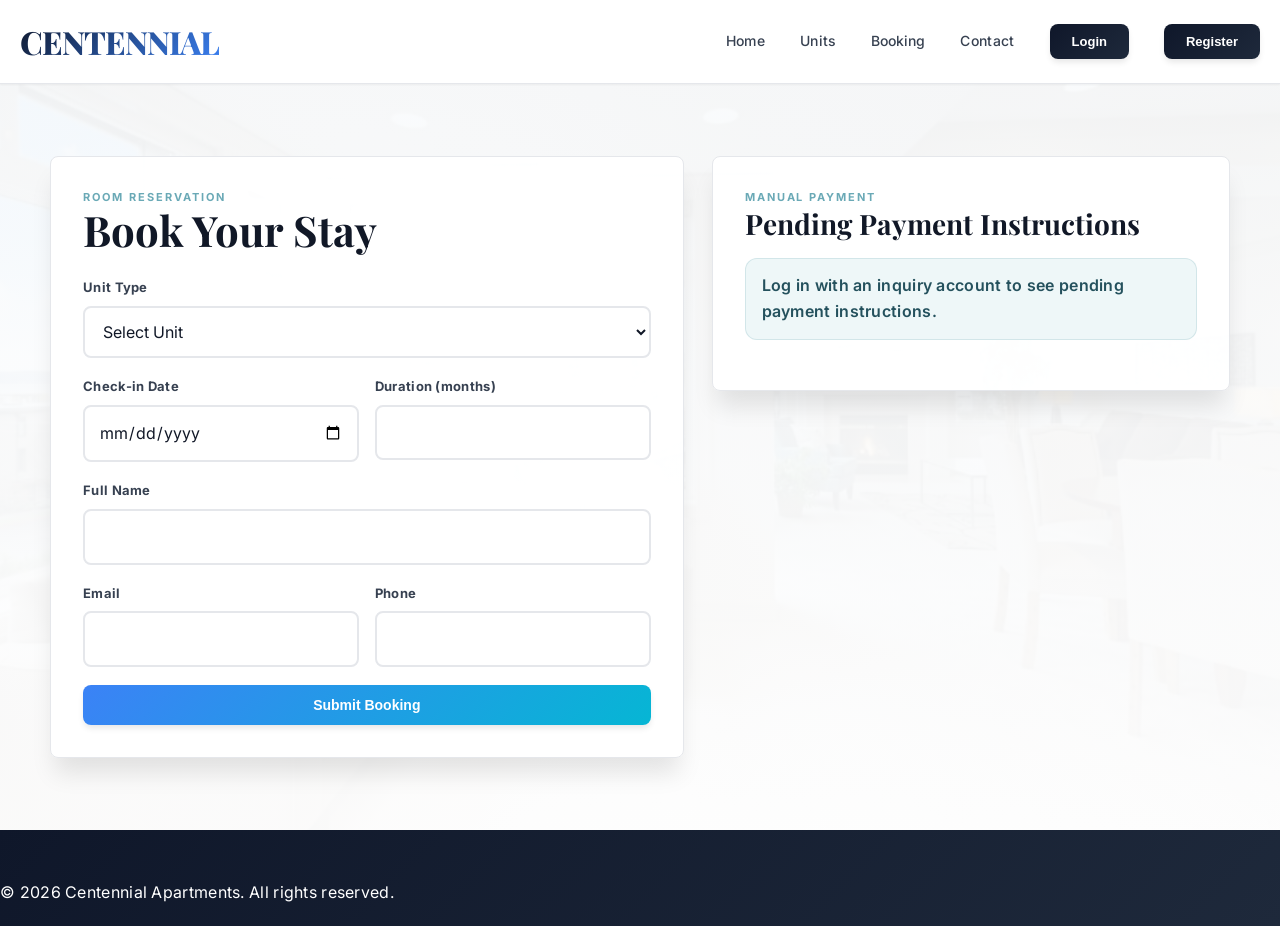
<file: booking.html>
<!DOCTYPE html>
<html lang="en">
<head>
  <meta charset="UTF-8">
  <meta name="viewport" content="width=device-width, initial-scale=1.0">
  <meta name="description" content="Book your apartment at Centennial Apartments with an easy online booking form.">
  <meta name="keywords" content="book apartment, reservation, Centennial Apartments, housing booking">
  <title>Book Your Stay - Centennial Apartments</title>
  <link rel="preconnect" href="https://fonts.googleapis.com">
  <link rel="preconnect" href="https://fonts.gstatic.com" crossorigin>
  <link href="https://fonts.googleapis.com/css2?family=Roboto:wght@300;400;500;700&display=swap" rel="stylesheet">
  <link rel="stylesheet" href="styles.css">
</head>
<body class="booking-page">

<header>
  <div class="header-container">
    <div class="logo">CENTENNIAL</div>
    <nav>
      <a href="index.html">Home</a>
      <a href="units.html">Units</a>
      <button id="booking-nav-btn" class="nav-link-btn">Booking</button>
      <a href="contact.html">Contact</a>
      <button id="login-btn" class="nav-btn">Login</button>
      <button id="register-btn" class="nav-btn">Register</button>
    </nav>
  </div>
</header>

<section class="booking">
  <div class="booking-shell">
    <div class="booking-panel">
      <div class="booking-heading">
        <p class="portal-eyebrow">Room Reservation</p>
        <h1>Book Your Stay</h1>
      </div>
      <form class="booking-form">
        <div class="form-group">
          <label for="unit-type">Unit Type</label>
          <select id="unit-type" required>
            <option value="">Select Unit</option>
            <option value="studio">Studio Apartment - $800/month</option>
            <option value="1bed">1 Bedroom - $1000/month</option>
            <option value="2bed">2 Bedroom - $1200/month</option>
          </select>
        </div>
        <div class="form-row">
          <div class="form-group">
            <label for="check-in">Check-in Date</label>
            <input type="date" id="check-in" required>
          </div>
          <div class="form-group">
            <label for="duration">Duration (months)</label>
            <input type="number" id="duration" min="1" max="12" required>
          </div>
        </div>
        <div class="form-group">
          <label for="name">Full Name</label>
          <input type="text" id="name" required>
        </div>
        <div class="form-row">
          <div class="form-group">
            <label for="email">Email</label>
            <input type="email" id="email" required>
          </div>
          <div class="form-group">
            <label for="phone">Phone</label>
            <input type="tel" id="phone" required>
          </div>
        </div>
        <button type="submit" class="btn">Submit Booking</button>
      </form>
    </div>

    <div class="booking-payment-panel">
      <div class="booking-heading">
        <p class="portal-eyebrow">Manual Payment</p>
        <h2>Pending Payment Instructions</h2>
      </div>
      <div id="booking-payment-list">
        <p class="section-help">Log in with an inquiry account to see pending payment instructions.</p>
      </div>
    </div>
  </div>
</section>

<footer>
  <p>&copy; 2026 Centennial Apartments. All rights reserved.</p>
</footer>

<div id="auth-modal" class="modal">
  <div class="modal-content">
    <span class="close">&times;</span>
    <div class="modal-header">
      <button id="login-tab-btn" class="tab-btn active">Inquiry</button>
      <button id="tenant-tab-btn" class="tab-btn">Tenant</button>
      <button id="admin-tab-btn" class="tab-btn">Admin</button>
      <button id="register-tab-btn" class="tab-btn">Register</button>
    </div>
    <div id="login-form" class="form-container active">
      <h3>Login for Inquiries</h3>
      <form class="auth-form" id="login-form-element">
        <input type="email" id="email-input" placeholder="Email Address" required>
        <input type="password" id="password-input" placeholder="Password" required>
        <button type="submit" class="btn">Login</button>
      </form>
      <p class="form-note">Login with your registered inquiry account</p>
    </div>
    <div id="tenant-form" class="form-container">
      <h3>Tenant Login</h3>
      <form class="auth-form" id="tenant-form-element">
        <input type="email" id="tenant-email-input" placeholder="Email Address" required>
        <input type="password" id="tenant-password-input" placeholder="Password" required>
        <button type="submit" class="btn">Login</button>
      </form>
      <p class="form-note">Use tenant@example.com / password</p>
    </div>
    <div id="admin-form" class="form-container">
      <h3>Admin Login</h3>
      <form class="auth-form" id="admin-form-element">
        <input type="email" id="admin-email-input" placeholder="Email Address" required>
        <input type="password" id="admin-password-input" placeholder="Password" required>
        <button type="submit" class="btn">Login</button>
      </form>
      <p class="form-note">Use admin@example.com / SecureAdmin@2026</p>
    </div>
    <div id="register-form" class="form-container">
      <h3>Register for Inquiries</h3>
      <form class="auth-form" id="register-form-element">
        <input type="text" id="reg-name" placeholder="Full Name" required>
        <input type="email" id="reg-email" placeholder="Email Address" required>
        <input type="tel" id="reg-phone" placeholder="Phone Number" required>
        <input type="password" id="reg-password" placeholder="Password" required>
        <input type="password" id="reg-confirm-password" placeholder="Confirm Password" required>
        <button type="submit" class="btn">Register</button>
      </form>
      <p class="form-note">Already have an account? <a href="#" id="login-link">Login here</a></p>
    </div>
  </div>
</div>

<script src="script.js"></script>
</body>
</html>
</file>
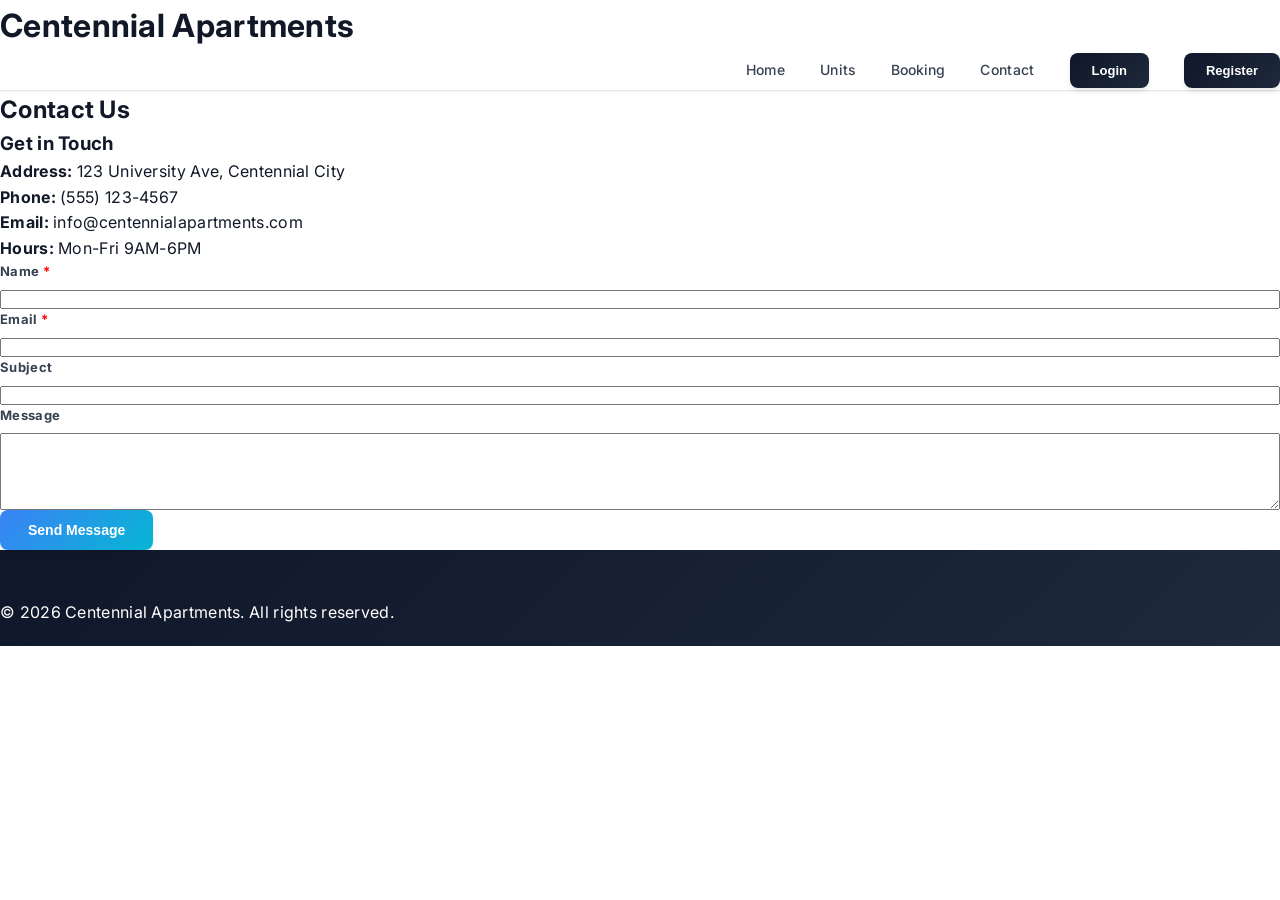
<file: contact.html>
<!DOCTYPE html>
<html lang="en">
<head>
  <meta charset="UTF-8">
  <meta name="viewport" content="width=device-width, initial-scale=1.0">
  <meta name="description" content="Contact Centennial Apartments for housing inquiries and support.">
  <meta name="keywords" content="contact, Centennial Apartments, housing inquiry">
  <title>Contact Us - Centennial Apartments</title>
  <link rel="preconnect" href="https://fonts.googleapis.com">
  <link rel="preconnect" href="https://fonts.gstatic.com" crossorigin>
  <link href="https://fonts.googleapis.com/css2?family=Roboto:wght@300;400;500;700&display=swap" rel="stylesheet">
  <link rel="stylesheet" href="styles.css">
</head>
<body>

<header>
  <h1>Centennial Apartments</h1>
  <nav>
    <a href="index.html">Home</a>
    <a href="units.html">Units</a>
    <button id="booking-nav-btn" class="nav-link-btn">Booking</button>
    <a href="contact.html">Contact</a>
    <button id="login-btn" class="nav-btn">Login</button>
    <button id="register-btn" class="nav-btn">Register</button>
  </nav>
</header>

<section class="contact">
  <h2>Contact Us</h2>
  <div class="contact-content">
    <div class="contact-info">
      <h3>Get in Touch</h3>
      <p><strong>Address:</strong> 123 University Ave, Centennial City</p>
      <p><strong>Phone:</strong> (555) 123-4567</p>
      <p><strong>Email:</strong> info@centennialapartments.com</p>
      <p><strong>Hours:</strong> Mon-Fri 9AM-6PM</p>
    </div>
    <form class="contact-form">
      <div class="form-group">
        <label for="contact-name">Name <span style="color: red;">*</span></label>
        <input type="text" id="contact-name" required>
      </div>
      <div class="form-group">
        <label for="contact-email">Email <span style="color: red;">*</span></label>
        <input type="email" id="contact-email" required>
      </div>
      <div class="form-group">
        <label for="subject">Subject</label>
        <input type="text" id="subject" required>
      </div>
      <div class="form-group">
        <label for="message">Message</label>
        <textarea id="message" rows="5" required></textarea>
      </div>
      <button type="submit" class="btn">Send Message</button>
    </form>
  </div>
</section>

<footer>
  <p>&copy; 2026 Centennial Apartments. All rights reserved.</p>
</footer>

<div id="auth-modal" class="modal">
  <div class="modal-content">
    <span class="close">&times;</span>
    <div class="modal-header">
      <button id="login-tab-btn" class="tab-btn active">Inquiry</button>
      <button id="tenant-tab-btn" class="tab-btn">Tenant</button>
      <button id="admin-tab-btn" class="tab-btn">Admin</button>
      <button id="register-tab-btn" class="tab-btn">Register</button>
    </div>
    <div id="login-form" class="form-container active">
      <h3>Login for Inquiries</h3>
      <form class="auth-form" id="login-form-element">
        <input type="email" id="email-input" placeholder="Email Address" required>
        <input type="password" id="password-input" placeholder="Password" required>
        <button type="submit" class="btn">Login</button>
      </form>
      <p class="form-note">Login with your registered inquiry account</p>
    </div>
    <div id="tenant-form" class="form-container">
      <h3>Tenant Login</h3>
      <form class="auth-form" id="tenant-form-element">
        <input type="email" id="tenant-email-input" placeholder="Email Address" required>
        <input type="password" id="tenant-password-input" placeholder="Password" required>
        <button type="submit" class="btn">Login</button>
      </form>
      <p class="form-note">Use tenant@example.com / password</p>
    </div>
    <div id="admin-form" class="form-container">
      <h3>Admin Login</h3>
      <form class="auth-form" id="admin-form-element">
        <input type="email" id="admin-email-input" placeholder="Email Address" required>
        <input type="password" id="admin-password-input" placeholder="Password" required>
        <button type="submit" class="btn">Login</button>
      </form>
      <p class="form-note">Use admin@example.com / SecureAdmin@2026</p>
    </div>
    <div id="register-form" class="form-container">
      <h3>Register for Inquiries</h3>
      <form class="auth-form" id="register-form-element">
        <input type="text" id="reg-name" placeholder="Full Name" required>
        <input type="email" id="reg-email" placeholder="Email Address" required>
        <input type="tel" id="reg-phone" placeholder="Phone Number" required>
        <input type="password" id="reg-password" placeholder="Password" required>
        <input type="password" id="reg-confirm-password" placeholder="Confirm Password" required>
        <button type="submit" class="btn">Register</button>
      </form>
      <p class="form-note">Already have an account? <a href="#" id="login-link">Login here</a></p>
    </div>
  </div>
</div>

<script src="script.js"></script>
</body>
</html>
</file>
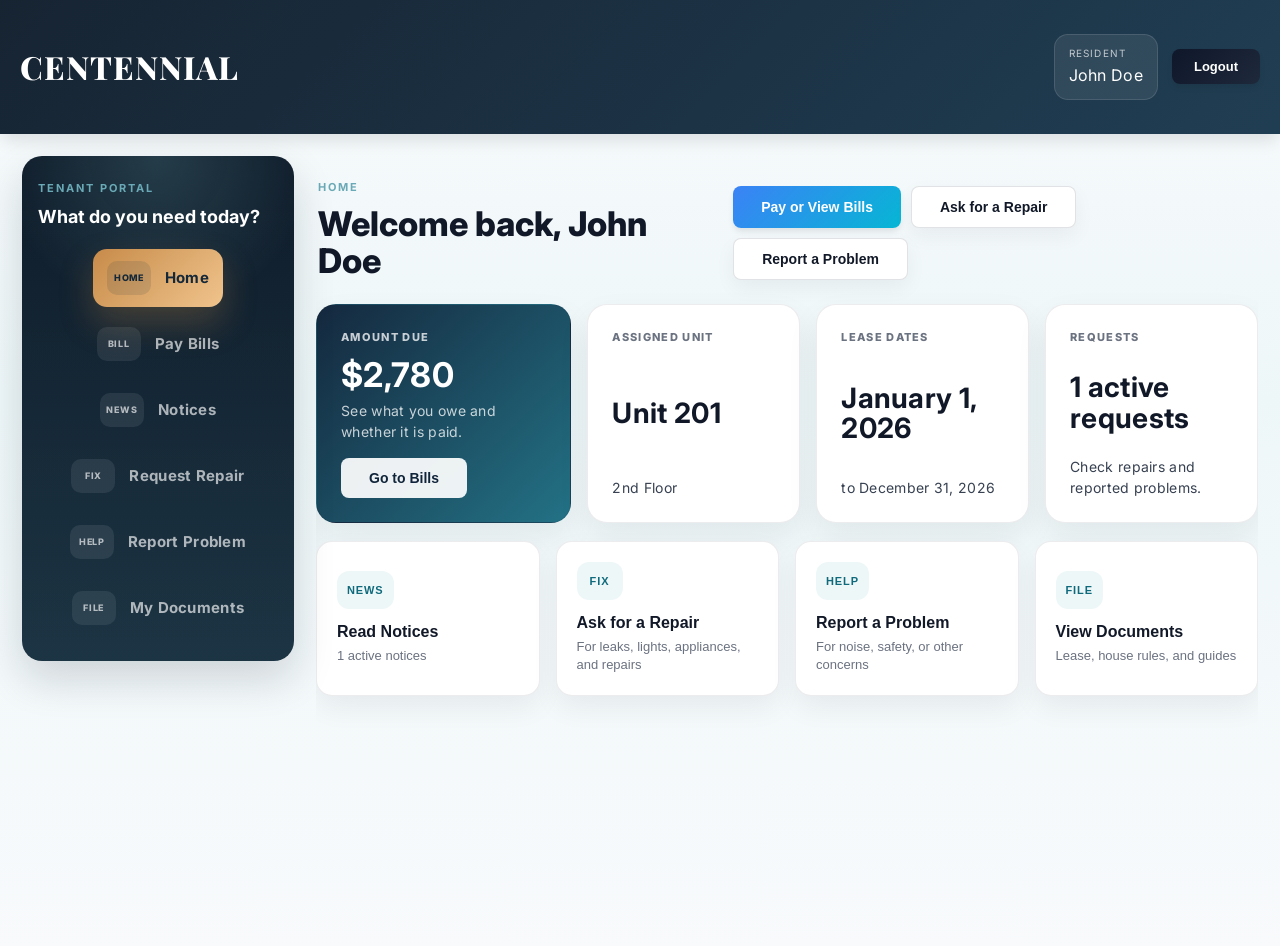
<file: tenant-portal.html>
<!DOCTYPE html>
<html lang="en">
<head>
  <meta charset="UTF-8">
  <meta name="viewport" content="width=device-width, initial-scale=1.0">
  <title>Tenant Portal - Centennial Apartments</title>
  <link rel="preconnect" href="https://fonts.googleapis.com">
  <link rel="preconnect" href="https://fonts.gstatic.com" crossorigin>
  <link href="https://fonts.googleapis.com/css2?family=Playfair+Display:wght@600;700&family=Inter:wght@400;500;600;700;800&display=swap" rel="stylesheet">
  <link rel="stylesheet" href="styles.css">
</head>
<body class="portal-body">

<header class="portal-header">
  <div class="header-container">
    <div class="logo">CENTENNIAL</div>
    <div class="user-info">
      <div class="user-chip">
        <span class="user-chip-label">Resident</span>
        <span id="tenant-name">Tenant Name</span>
      </div>
      <button id="logout-btn" class="nav-btn logout-btn">Logout</button>
    </div>
  </div>
</header>

<div class="portal-container portal-shell">
  <aside class="sidebar portal-sidebar">
    <div class="portal-side-top">
      <p class="portal-side-kicker">Tenant Portal</p>
      <h2>What do you need today?</h2>
    </div>

    <nav class="sidebar-nav">
      <a href="#" class="nav-item active" data-section="dashboard">
        <span class="icon">HOME</span>
        <span>Home</span>
      </a>
      <a href="#" class="nav-item" data-section="bills">
        <span class="icon">BILL</span>
        <span>Pay Bills</span>
      </a>
      <a href="#" class="nav-item" data-section="announcements">
        <span class="icon">NEWS</span>
        <span>Notices</span>
      </a>
      <a href="#" class="nav-item" data-section="requests">
        <span class="icon">FIX</span>
        <span>Request Repair</span>
      </a>
      <a href="#" class="nav-item" data-section="reports">
        <span class="icon">HELP</span>
        <span>Report Problem</span>
      </a>
      <a href="#" class="nav-item" data-section="documents">
        <span class="icon">FILE</span>
        <span>My Documents</span>
      </a>
    </nav>
  </aside>

  <main class="portal-main">
    <section id="dashboard" class="portal-section active">
      <div class="portal-workspace-heading">
        <div>
          <p class="portal-eyebrow">Home</p>
          <h1>Welcome back, <span id="tenant-dashboard-name">Resident</span></h1>
        </div>
        <div class="portal-quick-actions">
          <button class="btn" onclick="openSection('bills')">Pay or View Bills</button>
          <button class="btn btn-secondary-portal" onclick="openSection('requests')">Ask for a Repair</button>
          <button class="btn btn-secondary-portal" onclick="openSection('reports')">Report a Problem</button>
        </div>
      </div>

      <div class="portal-overview-grid">
        <div class="overview-card primary">
          <span class="overview-label">Amount Due</span>
          <strong id="outstanding-amount">$1,600</strong>
          <p>See what you owe and whether it is paid.</p>
          <button class="btn" onclick="openSection('bills')">Go to Bills</button>
        </div>
        <div class="overview-card">
          <span class="overview-label">Assigned Unit</span>
          <strong id="user-unit">Unit 201</strong>
          <p id="user-floor">2nd Floor</p>
        </div>
        <div class="overview-card">
          <span class="overview-label">Lease Dates</span>
          <strong id="lease-start">January 2026</strong>
          <p>to <span id="lease-end">December 2026</span></p>
        </div>
        <div class="overview-card">
          <span class="overview-label">Requests</span>
          <strong id="pending-requests">2 active requests</strong>
          <p>Check repairs and reported problems.</p>
        </div>
      </div>

      <div class="portal-task-grid">
        <button class="task-card" onclick="openSection('announcements')">
          <span class="task-code">NEWS</span>
          <strong>Read Notices</strong>
          <span id="announcement-count">3 active notices</span>
        </button>
        <button class="task-card" onclick="openSection('requests')">
          <span class="task-code">FIX</span>
          <strong>Ask for a Repair</strong>
          <span>For leaks, lights, appliances, and repairs</span>
        </button>
        <button class="task-card" onclick="openSection('reports')">
          <span class="task-code">HELP</span>
          <strong>Report a Problem</strong>
          <span>For noise, safety, or other concerns</span>
        </button>
        <button class="task-card" onclick="openSection('documents')">
          <span class="task-code">FILE</span>
          <strong>View Documents</strong>
          <span>Lease, house rules, and guides</span>
        </button>
      </div>
    </section>

    <section id="bills" class="portal-section">
      <div class="section-heading">
        <div>
          <p class="portal-eyebrow">Pay Bills</p>
          <h2>Your Bills</h2>
        </div>
        <button class="btn btn-secondary-portal section-back-btn" onclick="openSection('dashboard')">Back to Home</button>
      </div>
      <p class="section-intro section-help">Check your monthly rent, utilities, total amount, and payment status.</p>
      <div class="bills-container portal-panel">
        <table class="bills-table">
          <thead>
            <tr>
              <th>Month</th>
              <th>Rent</th>
              <th>Utilities</th>
              <th>Other Fees</th>
              <th>Total</th>
              <th>Status</th>
              <th>Action</th>
            </tr>
          </thead>
          <tbody>
          </tbody>
        </table>
      </div>
    </section>

    <section id="announcements" class="portal-section">
      <div class="section-heading">
        <div>
          <p class="portal-eyebrow">Notices</p>
          <h2>Building Notices</h2>
        </div>
        <button class="btn btn-secondary-portal section-back-btn" onclick="openSection('dashboard')">Back to Home</button>
      </div>
      <p class="section-intro section-help">Read updates from management, reminders, and important building news.</p>
      <div class="announcements-list">
      </div>
    </section>

    <section id="requests" class="portal-section">
      <div class="section-heading">
        <div>
          <p class="portal-eyebrow">Request Repair</p>
          <h2>Ask for a Repair</h2>
        </div>
        <div class="section-actions">
          <button class="btn btn-secondary-portal section-back-btn" onclick="openSection('dashboard')">Back to Home</button>
          <button class="btn btn-create" onclick="openRequestForm()">Create New Request</button>
        </div>
      </div>
      <p class="section-intro section-help">Use this for things that need fixing inside your unit or the building.</p>
      <div class="requests-list">
      </div>
    </section>

    <section id="reports" class="portal-section">
      <div class="section-heading">
        <div>
          <p class="portal-eyebrow">Report Problem</p>
          <h2>Tell Management About a Problem</h2>
        </div>
        <div class="section-actions">
          <button class="btn btn-secondary-portal section-back-btn" onclick="openSection('dashboard')">Back to Home</button>
          <button class="btn btn-create" onclick="openReportForm()">Report New Issue</button>
        </div>
      </div>
      <p class="section-intro section-help">Use this for concerns like noise, safety, behavior, or other non-repair issues.</p>
      <div class="reports-list">
      </div>
    </section>

    <section id="documents" class="portal-section">
      <div class="section-heading">
        <div>
          <p class="portal-eyebrow">My Documents</p>
          <h2>Your Documents</h2>
        </div>
        <button class="btn btn-secondary-portal section-back-btn" onclick="openSection('dashboard')">Back to Home</button>
      </div>
      <p class="section-intro section-help">Download your lease, house rules, emergency guide, and facility guide.</p>
      <div class="documents-list portal-documents-grid">
        <div class="document-item">
          <span class="doc-icon">PDF</span>
          <div class="doc-info">
            <h4>Lease Agreement</h4>
            <p class="doc-date">Signed: January 1, 2026</p>
          </div>
          <button class="btn-small" onclick="downloadDocument('lease')">Download</button>
        </div>

        <div class="document-item">
          <span class="doc-icon">DOC</span>
          <div class="doc-info">
            <h4>House Rules</h4>
            <p class="doc-date">Updated: January 2026</p>
          </div>
          <button class="btn-small" onclick="downloadDocument('rules')">Download</button>
        </div>

        <div class="document-item">
          <span class="doc-icon">EMR</span>
          <div class="doc-info">
            <h4>Emergency Procedures</h4>
            <p class="doc-date">Updated: March 2026</p>
          </div>
          <button class="btn-small" onclick="downloadDocument('emergency')">Download</button>
        </div>

        <div class="document-item">
          <span class="doc-icon">GUI</span>
          <div class="doc-info">
            <h4>Facility Usage Guide</h4>
            <p class="doc-date">Updated: February 2026</p>
          </div>
          <button class="btn-small" onclick="downloadDocument('facilities')">Download</button>
        </div>
      </div>
    </section>
  </main>
</div>

<div id="form-modal" class="modal">
  <div class="modal-content">
    <span class="close" onclick="closeFormModal()">&times;</span>
    <div id="form-content"></div>
  </div>
</div>

<script src="script.js"></script>
</body>
</html>
</file>
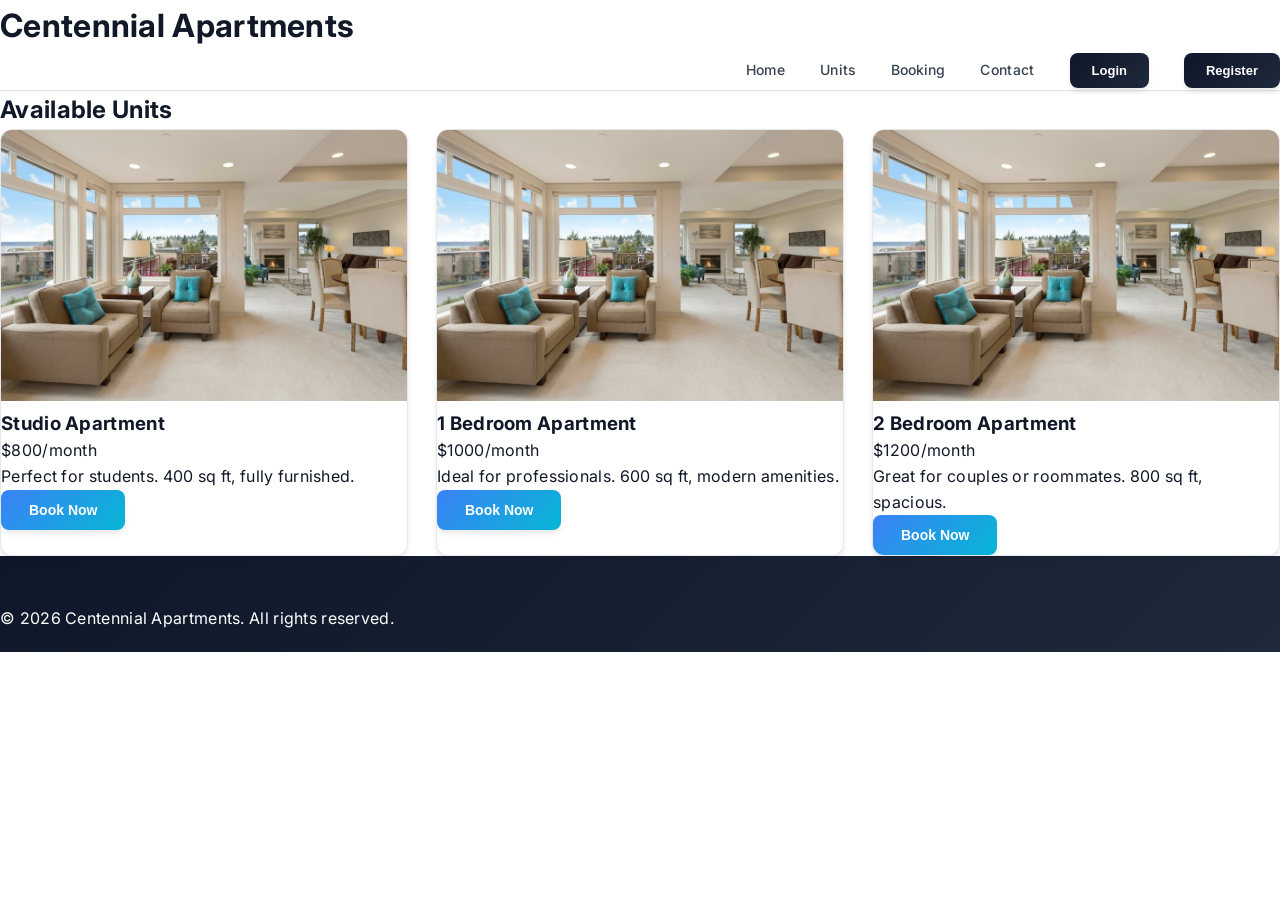
<file: units.html>
<!DOCTYPE html>
<html lang="en">
<head>
  <meta charset="UTF-8">
  <meta name="viewport" content="width=device-width, initial-scale=1.0">
  <meta name="description" content="Explore our available apartment units at Centennial Apartments.">
  <meta name="keywords" content="apartment units, studio, 1 bedroom, 2 bedroom, Centennial Apartments">
  <title>Available Units - Centennial Apartments</title>
  <link rel="preconnect" href="https://fonts.googleapis.com">
  <link rel="preconnect" href="https://fonts.gstatic.com" crossorigin>
  <link href="https://fonts.googleapis.com/css2?family=Roboto:wght@300;400;500;700&display=swap" rel="stylesheet">
  <link rel="stylesheet" href="styles.css">
</head>
<body>

<header>
  <h1>Centennial Apartments</h1>
  <nav>
    <a href="index.html">Home</a>
    <a href="units.html">Units</a>
    <button id="booking-nav-btn" class="nav-link-btn">Booking</button>
    <a href="contact.html">Contact</a>
    <button id="login-btn" class="nav-btn">Login</button>
    <button id="register-btn" class="nav-btn">Register</button>
  </nav>
</header>

<section class="units">
  <h2>Available Units</h2>
  <div class="units-grid">
    <div class="unit-card">
      <img src="hero.jfif" alt="Studio Apartment">
      <h3>Studio Apartment</h3>
      <p>$800/month</p>
      <p>Perfect for students. 400 sq ft, fully furnished.</p>
      <button class="btn" onclick="checkLoginAndBook('studio')">Book Now</button>
    </div>
    <div class="unit-card">
      <img src="hero.jfif" alt="1 Bedroom Apartment">
      <h3>1 Bedroom Apartment</h3>
      <p>$1000/month</p>
      <p>Ideal for professionals. 600 sq ft, modern amenities.</p>
      <button class="btn" onclick="checkLoginAndBook('1bed')">Book Now</button>
    </div>
    <div class="unit-card">
      <img src="hero.jfif" alt="2 Bedroom Apartment">
      <h3>2 Bedroom Apartment</h3>
      <p>$1200/month</p>
      <p>Great for couples or roommates. 800 sq ft, spacious.</p>
      <button class="btn" onclick="checkLoginAndBook('2bed')">Book Now</button>
    </div>
  </div>
</section>

<footer>
  <p>&copy; 2026 Centennial Apartments. All rights reserved.</p>
</footer>

<div id="auth-modal" class="modal">
  <div class="modal-content">
    <span class="close">&times;</span>
    <div class="modal-header">
      <button id="login-tab-btn" class="tab-btn active">Inquiry</button>
      <button id="tenant-tab-btn" class="tab-btn">Tenant</button>
      <button id="admin-tab-btn" class="tab-btn">Admin</button>
      <button id="register-tab-btn" class="tab-btn">Register</button>
    </div>
    <div id="login-form" class="form-container active">
      <h3>Login for Inquiries</h3>
      <form class="auth-form" id="login-form-element">
        <input type="email" id="email-input" placeholder="Email Address" required>
        <input type="password" id="password-input" placeholder="Password" required>
        <button type="submit" class="btn">Login</button>
      </form>
      <p class="form-note">Login with your registered inquiry account</p>
    </div>
    <div id="tenant-form" class="form-container">
      <h3>Tenant Login</h3>
      <form class="auth-form" id="tenant-form-element">
        <input type="email" id="tenant-email-input" placeholder="Email Address" required>
        <input type="password" id="tenant-password-input" placeholder="Password" required>
        <button type="submit" class="btn">Login</button>
      </form>
      <p class="form-note">Use tenant@example.com / password</p>
    </div>
    <div id="admin-form" class="form-container">
      <h3>Admin Login</h3>
      <form class="auth-form" id="admin-form-element">
        <input type="email" id="admin-email-input" placeholder="Email Address" required>
        <input type="password" id="admin-password-input" placeholder="Password" required>
        <button type="submit" class="btn">Login</button>
      </form>
      <p class="form-note">Use admin@example.com / SecureAdmin@2026</p>
    </div>
    <div id="register-form" class="form-container">
      <h3>Register for Inquiries</h3>
      <form class="auth-form" id="register-form-element">
        <input type="text" id="reg-name" placeholder="Full Name" required>
        <input type="email" id="reg-email" placeholder="Email Address" required>
        <input type="tel" id="reg-phone" placeholder="Phone Number" required>
        <input type="password" id="reg-password" placeholder="Password" required>
        <input type="password" id="reg-confirm-password" placeholder="Confirm Password" required>
        <button type="submit" class="btn">Register</button>
      </form>
      <p class="form-note">Already have an account? <a href="#" id="login-link">Login here</a></p>
    </div>
  </div>
</div>

<script src="script.js"></script>
</body>
</html>
</file>
<file: styles.css>
@import url('https://fonts.googleapis.com/css2?family=Playfair+Display:wght@700;800&family=Inter:wght@400;500;600;700&display=swap');

* {
  margin: 0;
  padding: 0;
  box-sizing: border-box;
}

img,
svg,
video {
  max-width: 100%;
}

:root {
  /* Modern Color Palette */
  --primary-dark: #0f172a;
  --primary: #1e293b;
  --secondary: #3b82f6;
  --accent: #06b6d4;
  --success: #10b981;
  --warning: #f59e0b;
  --danger: #ef4444;
  
  /* Neutral Colors */
  --white: #ffffff;
  --gray-50: #f9fafb;
  --gray-100: #f3f4f6;
  --gray-200: #e5e7eb;
  --gray-300: #d1d5db;
  --gray-400: #9ca3af;
  --gray-500: #6b7280;
  --gray-600: #4b5563;
  --gray-700: #374151;
  --gray-800: #1f2937;
  --gray-900: #111827;
  
  /* Text Colors */
  --text-primary: #111827;
  --text-secondary: #374151;
  --text-light: #6b7280;
  
  /* Shadows */
  --shadow-sm: 0 1px 2px 0 rgba(0, 0, 0, 0.05);
  --shadow-md: 0 4px 6px -1px rgba(0, 0, 0, 0.1);
  --shadow-lg: 0 10px 15px -3px rgba(0, 0, 0, 0.1);
  --shadow-xl: 0 20px 25px -5px rgba(0, 0, 0, 0.1);
  --shadow-2xl: 0 25px 50px -12px rgba(0, 0, 0, 0.15);
}

html {
  scroll-behavior: smooth;
}

body {
  font-family: 'Inter', -apple-system, BlinkMacSystemFont, 'Segoe UI', sans-serif;
  line-height: 1.6;
  color: var(--text-primary);
  background-color: var(--white);
  -webkit-font-smoothing: antialiased;
  -moz-osx-font-smoothing: grayscale;
  letter-spacing: 0.3px;
}

.container {
  max-width: 1280px;
  margin: 0 auto;
  padding: 0 20px;
}

/* ===== HEADER & NAVIGATION ===== */
header {
  position: sticky;
  top: 0;
  background: var(--white);
  border-bottom: 1px solid var(--gray-200);
  box-shadow: var(--shadow-sm);
  z-index: 100;
  transition: all 0.3s ease;
}

.header-container {
  max-width: 1280px;
  margin: 0 auto;
  padding: 16px 20px;
  display: flex;
  justify-content: space-between;
  align-items: center;
  gap: 20px;
}

.logo {
  font-family: 'Playfair Display', serif;
  font-size: 32px;
  font-weight: 800;
  background: linear-gradient(135deg, var(--primary-dark) 0%, var(--secondary) 100%);
  -webkit-background-clip: text;
  -webkit-text-fill-color: transparent;
  background-clip: text;
  letter-spacing: -1px;
  transition: transform 0.3s ease;
}

.logo:hover {
  transform: scale(1.02);
}

nav {
  display: flex;
  gap: 35px;
  align-items: center;
  flex-wrap: wrap;
  justify-content: flex-end;
}

nav a {
  text-decoration: none;
  color: var(--text-secondary);
  font-weight: 500;
  font-size: 14px;
  transition: all 0.3s ease;
  position: relative;
  padding: 8px 0;
}

nav a::after {
  content: '';
  position: absolute;
  bottom: -2px;
  left: 0;
  width: 0;
  height: 2px;
  background: linear-gradient(90deg, var(--secondary), var(--accent));
  transition: width 0.3s ease;
}

nav a:hover {
  color: var(--secondary);
}

nav a:hover::after {
  width: 100%;
}

.nav-btn {
  background: linear-gradient(135deg, var(--primary-dark) 0%, var(--primary) 100%);
  color: var(--white);
  border: none;
  padding: 10px 22px;
  border-radius: 8px;
  cursor: pointer;
  font-weight: 600;
  font-size: 13px;
  transition: all 0.3s ease;
  box-shadow: var(--shadow-md);
  position: relative;
  overflow: hidden;
}

.nav-btn::before {
  content: '';
  position: absolute;
  top: 0;
  left: -100%;
  width: 100%;
  height: 100%;
  background: linear-gradient(90deg, transparent, rgba(255, 255, 255, 0.2), transparent);
  transition: left 0.5s ease;
}

.nav-btn:hover::before {
  left: 100%;
}

.nav-btn:hover {
  transform: translateY(-2px);
  box-shadow: var(--shadow-lg);
  background: linear-gradient(135deg, var(--secondary) 0%, var(--accent) 100%);
}

.nav-btn.admin-btn {
  background: linear-gradient(135deg, var(--danger) 0%, #dc2626 100%);
}

.nav-btn.admin-btn:hover {
  background: linear-gradient(135deg, #dc2626 0%, #991b1b 100%);
  transform: translateY(-2px);
}

/* ===== HERO SECTION ===== */
.hero {
  position: relative;
  height: 650px;
  display: flex;
  align-items: center;
  justify-content: center;
  color: var(--white);
  text-align: center;
  overflow: hidden;
  background: linear-gradient(135deg, var(--primary-dark) 0%, var(--primary) 100%);
}

.hero::before {
  content: '';
  position: absolute;
  top: 0;
  left: 0;
  right: 0;
  bottom: 0;
  background: radial-gradient(circle at 20% 50%, rgba(59, 130, 246, 0.15) 0%, transparent 50%),
              radial-gradient(circle at 80% 80%, rgba(6, 182, 212, 0.1) 0%, transparent 50%);
  pointer-events: none;
}

.hero-bg {
  position: absolute;
  width: 100%;
  height: 100%;
  object-fit: cover;
  opacity: 0.3;
  z-index: 1;
}

.hero-overlay {
  position: absolute;
  width: 100%;
  height: 100%;
  background: linear-gradient(135deg, rgba(15, 23, 42, 0.7) 0%, rgba(30, 41, 59, 0.7) 100%);
  z-index: 2;
}

.hero-content {
  position: relative;
  z-index: 3;
  max-width: 700px;
  width: min(100%, 700px);
  padding: 0 20px;
  animation: fadeInUp 0.8s ease-out;
}

@keyframes fadeInUp {
  from {
    opacity: 0;
    transform: translateY(30px);
  }
  to {
    opacity: 1;
    transform: translateY(0);
  }
}

.hero h1 {
  font-family: 'Playfair Display', serif;
  font-size: 56px;
  font-weight: 800;
  margin-bottom: 16px;
  line-height: 1.1;
  letter-spacing: -1.5px;
}

.hero p {
  font-size: 18px;
  margin-bottom: 40px;
  font-weight: 400;
  letter-spacing: 0.5px;
  opacity: 0.95;
  line-height: 1.7;
}

.search-box {
  background-color: var(--white);
  border-radius: 12px;
  padding: 32px;
  display: grid;
  grid-template-columns: repeat(4, 1fr);
  gap: 20px;
  box-shadow: var(--shadow-2xl);
  margin-top: 30px;
  backdrop-filter: blur(10px);
}

.search-field {
  display: flex;
  flex-direction: column;
}

.search-field label {
  font-size: 11px;
  font-weight: 700;
  color: var(--text-primary);
  margin-bottom: 8px;
  text-transform: uppercase;
  letter-spacing: 0.5px;
}

.search-field input,
.search-field select {
  padding: 12px 14px;
  border: 2px solid var(--gray-200);
  border-radius: 8px;
  font-size: 14px;
  font-family: inherit;
  color: var(--text-primary);
  transition: all 0.3s ease;
  background-color: var(--white);
}

.search-field input::placeholder {
  color: var(--text-light);
}

.search-field input:focus,
.search-field select:focus {
  outline: none;
  border-color: var(--secondary);
  box-shadow: 0 0 0 3px rgba(59, 130, 246, 0.1);
  background-color: rgba(59, 130, 246, 0.02);
}

.search-btn {
  grid-column: 4;
  align-self: flex-end;
  background: linear-gradient(135deg, var(--secondary) 0%, var(--accent) 100%);
  color: var(--white);
  border: none;
  padding: 12px 30px;
  border-radius: 8px;
  cursor: pointer;
  font-weight: 700;
  font-size: 14px;
  transition: all 0.3s ease;
  box-shadow: var(--shadow-lg);
}

.search-btn:hover {
  transform: translateY(-2px);
  box-shadow: var(--shadow-xl);
}

@media (max-width: 768px) {
  .search-box {
    grid-template-columns: 1fr;
    gap: 15px;
  }
  
  .search-btn {
    grid-column: 1;
  }
  
  .hero {
    height: 400px;
  }
  
  .hero h1 {
    font-size: 36px;
  }
}

/* ===== ABOUT SECTION ===== */
.about {
  padding: 100px 0;
  background: linear-gradient(180deg, var(--white) 0%, var(--gray-50) 100%);
}

.about h2 {
  font-family: 'Playfair Display', serif;
  font-size: 44px;
  font-weight: 800;
  color: var(--text-primary);
  margin-bottom: 30px;
  text-align: center;
  letter-spacing: -1px;
}

.about-content {
  margin-bottom: 40px;
}

.about-content p {
  font-size: 16px;
  color: var(--text-secondary);
  margin-bottom: 30px;
  line-height: 1.8;
  text-align: center;
  max-width: 700px;
  margin-left: auto;
  margin-right: auto;
}

.features-grid {
  display: grid;
  grid-template-columns: repeat(auto-fit, minmax(260px, 1fr));
  gap: 24px;
  margin-top: 50px;
}

.feature-box {
  background: var(--white);
  padding: 32px;
  border-radius: 12px;
  text-align: center;
  transition: all 0.3s ease;
  border: 1px solid var(--gray-200);
  box-shadow: var(--shadow-sm);
}

.feature-box:hover {
  transform: translateY(-8px);
  box-shadow: var(--shadow-lg);
  border-color: var(--secondary);
  background: linear-gradient(135deg, var(--white) 0%, rgba(59, 130, 246, 0.02) 100%);
}

.feature-box h4 {
  font-size: 18px;
  margin-bottom: 12px;
  color: var(--text-primary);
  font-weight: 700;
  letter-spacing: -0.3px;
}

.feature-box p {
  font-size: 14px;
  color: var(--text-light);
  line-height: 1.6;
}

/* ===== UNITS SECTION ===== */
.available-units {
  padding: 100px 0;
  background: var(--white);
}

.available-units h2 {
  font-family: 'Playfair Display', serif;
  font-size: 44px;
  font-weight: 800;
  color: var(--text-primary);
  text-align: center;
  margin-bottom: 50px;
  letter-spacing: -1px;
}

.units-filter {
  display: flex;
  gap: 15px;
  justify-content: center;
  margin-bottom: 50px;
  flex-wrap: wrap;
  align-items: center;
}

@media (max-width: 1024px) {
  .units-filter {
    gap: 12px;
  }
}

.filter-dropdowns {
  display: flex;
  gap: 12px;
  flex-wrap: wrap;
}

.filter-select {
  padding: 10px 16px;
  border: 2px solid var(--gray-300);
  background-color: var(--white);
  border-radius: 8px;
  cursor: pointer;
  font-weight: 500;
  font-size: 14px;
  transition: all 0.3s ease;
  color: var(--text-secondary);
  min-width: 140px;
}

.filter-select:hover {
  border-color: var(--secondary);
}

.filter-select:focus {
  outline: none;
  border-color: var(--secondary);
  box-shadow: 0 0 0 3px rgba(255, 152, 0, 0.1);
}

.filter-btn {
  padding: 10px 24px;
  border: 2px solid var(--gray-300);
  background-color: var(--white);
  border-radius: 25px;
  cursor: pointer;
  font-weight: 600;
  font-size: 13px;
  transition: all 0.3s ease;
  color: var(--text-secondary);
}

.filter-btn:hover {
  border-color: var(--secondary);
  color: var(--secondary);
}

.filter-btn.active {
  background: linear-gradient(135deg, var(--secondary) 0%, var(--accent) 100%);
  color: var(--white);
  border-color: var(--secondary);
  box-shadow: var(--shadow-lg);
}

.units-grid {
  display: grid;
  grid-template-columns: repeat(auto-fit, minmax(280px, 1fr));
  gap: 28px;
}

.unit-card {
  background: var(--white);
  border-radius: 12px;
  overflow: hidden;
  box-shadow: var(--shadow-md);
  transition: all 0.3s ease;
  border: 1px solid var(--gray-200);
}

.unit-card:hover {
  transform: translateY(-8px);
  box-shadow: var(--shadow-xl);
}

.unit-image {
  position: relative;
  height: 220px;
  overflow: hidden;
  background: linear-gradient(135deg, var(--gray-100), var(--gray-200));
}

.unit-image img {
  width: 100%;
  height: 100%;
  object-fit: cover;
  transition: transform 0.4s ease;
}

.unit-card:hover .unit-image img {
  transform: scale(1.08);
}

.unit-badge {
  position: absolute;
  top: 16px;
  right: 16px;
  background: linear-gradient(135deg, var(--secondary) 0%, var(--accent) 100%);
  color: var(--white);
  padding: 8px 16px;
  border-radius: 20px;
  font-size: 11px;
  font-weight: 700;
  text-transform: uppercase;
  box-shadow: var(--shadow-lg);
  letter-spacing: 1px;
  backdrop-filter: blur(10px);
}

.unit-info {
  padding: 24px;
}

.unit-info h3 {
  font-family: 'Playfair Display', serif;
  font-size: 18px;
  font-weight: 800;
  color: var(--text-primary);
  margin-bottom: 8px;
  letter-spacing: -0.5px;
}

.unit-floor {
  color: var(--text-light);
  font-size: 13px;
  margin-bottom: 12px;
  font-weight: 600;
}

.unit-details {
  display: flex;
  flex-direction: column;
  gap: 8px;
  margin: 14px 0;
  font-size: 13px;
  color: var(--text-secondary);
  font-weight: 500;
}

.unit-amenities {
  font-size: 13px;
  color: var(--text-secondary);
  margin: 12px 0;
  font-weight: 500;
  line-height: 1.6;
}

.unit-price {
  font-size: 22px;
  font-weight: 800;
  background: linear-gradient(135deg, var(--secondary) 0%, var(--accent) 100%);
  -webkit-background-clip: text;
  -webkit-text-fill-color: transparent;
  background-clip: text;
  margin: 14px 0;
}

.unit-price span {
  font-size: 13px;
  color: var(--text-light);
  font-weight: 400;
  margin-left: 5px;
}

.btn-view {
  width: 100%;
  padding: 12px;
  background: linear-gradient(135deg, var(--primary-dark) 0%, var(--primary) 100%);
  color: var(--white);
  border: none;
  border-radius: 8px;
  cursor: pointer;
  font-weight: 600;
  font-size: 13px;
  transition: all 0.3s ease;
  box-shadow: var(--shadow-md);
}

.btn-view:hover {
  transform: translateY(-2px);
  box-shadow: var(--shadow-lg);
  background: linear-gradient(135deg, var(--secondary) 0%, var(--accent) 100%);
}

/* ===== GENERAL BUTTON STYLES ===== */
.btn {
  background: linear-gradient(135deg, var(--secondary) 0%, var(--accent) 100%);
  color: var(--white);
  border: none;
  padding: 12px 28px;
  border-radius: 8px;
  cursor: pointer;
  font-weight: 600;
  font-size: 14px;
  transition: all 0.3s ease;
  box-shadow: var(--shadow-md);
  display: inline-block;
}

.btn:hover {
  transform: translateY(-2px);
  box-shadow: var(--shadow-lg);
}

.btn-large {
  padding: 16px 40px;
  font-size: 16px;
}

.btn-create {
  margin-bottom: 24px;
}

.btn-small {
  padding: 8px 14px;
  background: var(--primary);
  color: var(--white);
  border: none;
  border-radius: 6px;
  cursor: pointer;
  font-size: 12px;
  font-weight: 600;
  transition: all 0.3s ease;
  box-shadow: var(--shadow-sm);
}

.btn-small:hover {
  background: var(--secondary);
  transform: translateY(-1px);
  box-shadow: var(--shadow-md);
}

.btn-small.danger {
  background: var(--danger);
}

.btn-small.danger:hover {
  background: #dc2626;
}

/* ===== CARDS & COMPONENTS ===== */
.dashboard-grid {
  display: grid;
  grid-template-columns: repeat(auto-fit, minmax(260px, 1fr));
  gap: 24px;
  margin-top: 30px;
}

.dashboard-card {
  background: var(--white);
  border: none;
  padding: 32px;
  border-radius: 16px;
  box-shadow: 0 4px 15px rgba(0, 0, 0, 0.08);
  transition: all 0.4s cubic-bezier(0.4, 0, 0.2, 1);
  position: relative;
  overflow: hidden;
}

.dashboard-card::before {
  content: '';
  position: absolute;
  top: 0;
  left: 0;
  right: 0;
  height: 4px;
  background: linear-gradient(90deg, var(--secondary) 0%, var(--accent) 100%);
}

.dashboard-card:hover {
  box-shadow: 0 12px 28px rgba(0, 0, 0, 0.12);
  transform: translateY(-6px);
}

.dashboard-card h3 {
  font-family: 'Playfair Display', serif;
  font-size: 18px;
  color: var(--text-primary);
  margin-bottom: 16px;
  font-weight: 700;
}

.dashboard-card p {
  font-size: 13px;
  color: var(--text-secondary);
  margin-bottom: 8px;
  line-height: 1.6;
}

.alert-card {
  background: linear-gradient(135deg, #fff5f5 0%, #ffe8e8 100%);
  border-top: 4px solid var(--danger);
}

.alert-card::before {
  background: linear-gradient(90deg, var(--danger) 0%, #ff6b6b 100%);
}

.big-text {
  font-size: 32px;
  font-weight: 900;
  background: linear-gradient(135deg, var(--danger) 0%, var(--warning) 100%);
  -webkit-background-clip: text;
  -webkit-text-fill-color: transparent;
  background-clip: text;
  margin: 16px 0 8px 0;
  letter-spacing: -0.5px;
}

/* ===== TABLES ===== */
.bills-table,
.admin-table {
  width: 100%;
  border-collapse: collapse;
  margin-top: 24px;
  border-radius: 14px;
  overflow: hidden;
  box-shadow: 0 4px 20px rgba(0, 0, 0, 0.1);
  background: var(--white);
}

.bills-table th,
.admin-table th {
  background: linear-gradient(135deg, var(--primary-dark) 0%, var(--primary) 100%);
  padding: 18px 16px;
  text-align: left;
  font-weight: 700;
  color: var(--white);
  border-bottom: none;
  font-size: 13px;
  letter-spacing: 0.5px;
  text-transform: uppercase;
}

.bills-table td,
.admin-table td {
  padding: 16px;
  border-bottom: 1px solid var(--gray-100);
  color: var(--text-secondary);
  font-size: 13px;
}

.bills-table tbody tr:hover,
.admin-table tbody tr:hover {
  background-color: #f8f9fb;
  transition: background-color 0.2s ease;
}

.status-badge {
  display: inline-block;
  padding: 6px 12px;
  border-radius: 20px;
  font-size: 11px;
  font-weight: 700;
  text-transform: uppercase;
  letter-spacing: 0.3px;
}

.status-badge.paid,
.status-badge.completed,
.status-badge.resolved,
.status-badge.active,
.status-badge.available,
.status-badge.confirmed {
  background: rgba(16, 185, 129, 0.1);
  color: var(--success);
}

.status-badge.unpaid,
.status-badge.pending {
  background: rgba(239, 68, 68, 0.1);
  color: var(--danger);
}

.status-badge.in-progress,
.status-badge.occupied {
  background: rgba(245, 158, 11, 0.1);
  color: var(--warning);
}

.status-badge.in-review {
  background: rgba(59, 130, 246, 0.1);
  color: var(--secondary);
}

.status-badge.payment-submitted,
.status-badge.reserved {
  background: rgba(59, 130, 246, 0.1);
  color: var(--secondary);
}

.status-badge.expired {
  background: rgba(100, 116, 139, 0.14);
  color: var(--text-secondary);
}

.nav-link-btn {
  background: none;
  border: none;
  color: var(--text-secondary);
  cursor: pointer;
  font: inherit;
  font-size: 14px;
  font-weight: 500;
  padding: 8px 0;
}

.nav-link-btn:hover {
  color: var(--secondary);
}

.booking-page {
  background:
    linear-gradient(180deg, rgba(248, 250, 252, 0.94), rgba(255, 255, 255, 0.98)),
    url('hero.jfif') center/cover fixed;
  min-height: 100vh;
}

.booking {
  padding: 72px 20px;
}

.booking-shell {
  display: grid;
  grid-template-columns: minmax(0, 1.1fr) minmax(320px, 0.9fr);
  gap: 28px;
  max-width: 1180px;
  margin: 0 auto;
  align-items: start;
}

.booking-panel,
.booking-payment-panel,
.payment-review-list {
  margin-top: 32px;
}

.booking-panel,
.booking-payment-panel {
  margin-top: 0;
  padding: 32px;
  border: 1px solid var(--gray-200);
  border-radius: 8px;
  background: rgba(255, 255, 255, 0.96);
  box-shadow: var(--shadow-xl);
}

.booking-heading {
  margin-bottom: 24px;
}

.booking-heading h1,
.booking-heading h2 {
  font-family: 'Playfair Display', serif;
  color: var(--text-primary);
  letter-spacing: 0;
}

.booking-heading h1 {
  font-size: 42px;
  line-height: 1.1;
}

.booking-heading h2 {
  font-size: 28px;
  line-height: 1.2;
}

.booking-form {
  display: flex;
  flex-direction: column;
  gap: 18px;
}

.form-row {
  display: grid;
  grid-template-columns: repeat(2, minmax(0, 1fr));
  gap: 16px;
}

.form-group {
  display: flex;
  flex-direction: column;
  gap: 8px;
}

.form-group label {
  color: var(--text-secondary);
  font-size: 13px;
  font-weight: 700;
}

.booking-form input,
.booking-form select {
  width: 100%;
  padding: 13px 14px;
  border: 2px solid var(--gray-200);
  border-radius: 8px;
  color: var(--text-primary);
  font: inherit;
  background: var(--white);
  transition: border-color 0.2s ease, box-shadow 0.2s ease;
}

.booking-form input:focus,
.booking-form select:focus {
  outline: none;
  border-color: var(--secondary);
  box-shadow: 0 0 0 3px rgba(59, 130, 246, 0.12);
}

.booking-payment-card,
.payment-review-card {
  display: flex;
  justify-content: space-between;
  gap: 20px;
  padding: 20px;
  margin-top: 16px;
  border: 1px solid var(--gray-200);
  border-radius: 8px;
  background: var(--white);
  box-shadow: var(--shadow-sm);
}

.booking-payment-card h3,
.payment-review-card h3 {
  margin-bottom: 8px;
  color: var(--text-primary);
}

.booking-payment-card p,
.payment-review-card p,
.payment-instructions p {
  margin: 6px 0;
  color: var(--text-secondary);
}

.compact-proof-form {
  min-width: 240px;
  max-width: 320px;
}

.payment-review-actions,
.table-action-stack {
  display: flex;
  flex-direction: column;
  align-items: flex-start;
  gap: 8px;
}

.payment-review-detail {
  display: flex;
  flex-direction: column;
  gap: 8px;
  margin-top: 8px;
}

.payment-proof-preview {
  width: 100%;
  max-height: 360px;
  object-fit: contain;
  border: 1px solid var(--gray-200);
  border-radius: 8px;
  background: var(--gray-50);
}

.payment-proof-placeholder {
  padding: 20px;
  border: 1px dashed var(--gray-300);
  border-radius: 8px;
  color: var(--text-secondary);
  background: var(--gray-50);
}

.payment-review-modal-actions {
  display: flex;
  gap: 12px;
  flex-wrap: wrap;
  margin-top: 20px;
}

/* ===== PORTAL & ADMIN STYLES ===== */
.portal-body,
.admin-body {
  background: var(--gray-50);
}

.portal-header,
.admin-header {
  background: linear-gradient(135deg, var(--primary-dark) 0%, var(--primary) 100%);
  border-bottom: none;
  padding: 18px 0;
  position: sticky;
  top: 0;
  z-index: 100;
  box-shadow: var(--shadow-lg);
}

.portal-header .logo,
.admin-header .logo {
  color: var(--white);
  background: none;
  -webkit-text-fill-color: unset;
  font-weight: 800;
  letter-spacing: 1px;
}

.portal-container,
.admin-container {
  display: grid;
  grid-template-columns: 240px 1fr;
  gap: 0;
  min-height: calc(100vh - 70px);
}

.sidebar,
.admin-sidebar {
  background: linear-gradient(180deg, var(--primary-dark) 0%, #1a1f2e 100%);
  padding: 24px 0;
  border-right: none;
  box-shadow: 2px 0 15px rgba(0, 0, 0, 0.1);
}

.sidebar-nav,
.admin-nav {
  display: flex;
  flex-direction: column;
}

.nav-item,
.admin-nav-item {
  display: flex;
  align-items: center;
  gap: 14px;
  padding: 16px 20px;
  color: rgba(255, 255, 255, 0.65);
  text-decoration: none;
  transition: all 0.3s ease;
  border-left: 4px solid transparent;
  font-weight: 500;
  font-size: 14px;
  margin: 0 12px;
  border-radius: 8px;
}

.nav-item:hover,
.admin-nav-item:hover {
  background-color: rgba(255, 255, 255, 0.12);
  color: var(--white);
  transform: translateX(4px);
}

.nav-item.active,
.admin-nav-item.active {
  background: linear-gradient(90deg, var(--secondary) 0%, var(--accent) 100%);
  color: var(--white);
  border-left-color: var(--white);
  box-shadow: 0 4px 12px rgba(255, 152, 0, 0.3);
}

.nav-item .icon,
.admin-nav-item .icon {
  font-size: 18px;
}

.portal-main,
.admin-main {
  background: linear-gradient(135deg, #f8f9fa 0%, #f0f2f5 100%);
  padding: 40px;
  overflow-y: auto;
}

.portal-section,
.admin-section {
  display: none;
}

.portal-section.active,
.admin-section.active {
  display: block;
  animation: fadeIn 0.3s ease-out;
}

@keyframes fadeIn {
  from {
    opacity: 0;
  }
  to {
    opacity: 1;
  }
}

.portal-section h1,
.admin-section h1 {
  font-family: 'Playfair Display', serif;
  font-size: 36px;
  color: var(--text-primary);
  margin-bottom: 30px;
  font-weight: 800;
}

.portal-section h2,
.admin-section h2 {
  font-family: 'Playfair Display', serif;
  font-size: 28px;
  color: var(--text-primary);
  margin-bottom: 24px;
  font-weight: 800;
}

.announcements-list,
.requests-list,
.reports-list,
.announcements-admin,
.requests-admin,
.reports-admin {
  display: flex;
  flex-direction: column;
  gap: 18px;
}

.announcement-item,
.request-card,
.report-card,
.request-admin-card,
.report-admin-card,
.announcement-admin-card {
  background: var(--white);
  padding: 24px;
  border-radius: 12px;
  border-left: 5px solid var(--secondary);
  box-shadow: 0 2px 12px rgba(0, 0, 0, 0.06);
  transition: all 0.3s ease;
}

.announcement-item:hover,
.request-card:hover,
.report-card:hover,
.request-admin-card:hover,
.report-admin-card:hover,
.announcement-admin-card:hover {
  box-shadow: 0 6px 20px rgba(0, 0, 0, 0.1);
  transform: translateY(-2px);
  box-shadow: var(--shadow-sm);
  transition: all 0.3s ease;
}

.announcement-item:hover,
.request-card:hover,
.report-card:hover {
  box-shadow: var(--shadow-md);
  transform: translateX(4px);
}

.request-header,
.report-header,
.announcement-header {
  display: flex;
  justify-content: space-between;
  align-items: center;
  margin-bottom: 12px;
}

.request-header h3,
.report-header h3,
.announcement-header h3 {
  font-size: 16px;
  color: var(--text-primary);
  margin: 0;
  font-weight: 700;
}

.request-id,
.report-id,
.announcement-header .date {
  font-size: 12px;
  color: var(--text-light);
  font-weight: 600;
}

.request-description,
.report-description,
.announcement-item p {
  font-size: 14px;
  color: var(--text-secondary);
  margin: 10px 0;
  line-height: 1.6;
}

.request-info,
.report-info {
  display: flex;
  gap: 16px;
  margin: 12px 0;
  font-size: 12px;
  color: var(--text-light);
  flex-wrap: wrap;
}

.request-actions,
.report-actions {
  display: flex;
  gap: 10px;
  margin-top: 14px;
}

.stats-grid {
  display: grid;
  grid-template-columns: repeat(auto-fit, minmax(220px, 1fr));
  gap: 24px;
  margin-bottom: 40px;
}

.stat-card {
  background: var(--white);
  border: none;
  padding: 32px;
  border-radius: 14px;
  box-shadow: 0 4px 15px rgba(0, 0, 0, 0.08);
  transition: all 0.4s cubic-bezier(0.4, 0, 0.2, 1);
  position: relative;
  overflow: hidden;
}

.stat-card::before {
  content: '';
  position: absolute;
  top: 0;
  left: 0;
  right: 0;
  height: 4px;
  background: linear-gradient(90deg, var(--secondary) 0%, var(--accent) 100%);
}

.stat-card:hover {
  box-shadow: 0 12px 28px rgba(0, 0, 0, 0.12);
  transform: translateY(-6px);
}

.stat-card.alert::before {
  background: linear-gradient(90deg, var(--danger) 0%, #ff6b6b 100%);
}

.stat-card.alert {
  background: linear-gradient(135deg, #fff5f5 0%, #ffe8e8 100%);
}

.stat-card h3 {
  font-size: 12px;
  color: var(--text-light);
  text-transform: uppercase;
  margin-bottom: 12px;
  font-weight: 700;
  letter-spacing: 0.5px;
}

.big-number {
  font-size: 40px;
  font-weight: 900;
  background: linear-gradient(135deg, var(--secondary) 0%, var(--accent) 100%);
  -webkit-background-clip: text;
  -webkit-text-fill-color: transparent;
  background-clip: text;
  margin: 10px 0;
  letter-spacing: -0.5px;
}

.stat-label {
  font-size: 12px;
  color: var(--text-light);
}

.admin-widget {
  background: var(--white);
  padding: 28px;
  border-radius: 14px;
  box-shadow: 0 4px 15px rgba(0, 0, 0, 0.08);
  border: none;
  transition: all 0.3s ease;
}

.admin-widget:hover {
  box-shadow: 0 8px 20px rgba(0, 0, 0, 0.1);
}

.admin-widget h3 {
  font-family: 'Playfair Display', serif;
  font-size: 16px;
  color: var(--text-primary);
  margin-bottom: 18px;
  font-weight: 700;
}

.activity-list,
.task-list {
  display: flex;
  flex-direction: column;
  gap: 12px;
}

.activity-list li,
.task-list li {
  font-size: 13px;
  color: var(--text-secondary);
  list-style: none;
}

.activity-list li strong,
.task-list li strong {
  color: var(--text-primary);
  font-weight: 700;
}

.task-badge {
  display: inline-block;
  padding: 4px 10px;
  border-radius: 12px;
  font-size: 10px;
  font-weight: 700;
  text-transform: uppercase;
  margin-right: 8px;
}

.documents-list {
  display: flex;
  flex-direction: column;
  gap: 14px;
}

.document-item {
  display: flex;
  align-items: center;
  gap: 16px;
  background: var(--white);
  padding: 18px;
  border-radius: 10px;
  border: 1px solid var(--gray-200);
  transition: all 0.3s ease;
}

.document-item:hover {
  box-shadow: var(--shadow-md);
  border-color: var(--secondary);
}

.doc-icon {
  font-size: 28px;
}

.doc-info {
  flex: 1;
}

.doc-info h4 {
  font-size: 14px;
  color: var(--text-primary);
  margin-bottom: 4px;
  font-weight: 700;
}

.doc-date {
  font-size: 12px;
  color: var(--text-light);
}

/* ===== TENANT PORTAL REDESIGN ===== */
.portal-body {
  min-height: 100vh;
  background:
    radial-gradient(circle at top left, rgba(8, 145, 178, 0.12), transparent 28%),
    radial-gradient(circle at top right, rgba(14, 116, 144, 0.14), transparent 24%),
    linear-gradient(180deg, #eef6f7 0%, #f6f1e8 48%, #fbfcfe 100%);
}

.portal-header {
  background:
    linear-gradient(135deg, rgba(13, 27, 42, 0.96) 0%, rgba(23, 54, 76, 0.96) 100%);
  backdrop-filter: blur(18px);
}

.user-info {
  display: flex;
  align-items: center;
  gap: 14px;
}

.user-chip {
  display: flex;
  flex-direction: column;
  gap: 2px;
  padding: 10px 14px;
  border-radius: 14px;
  background: rgba(255, 255, 255, 0.08);
  border: 1px solid rgba(255, 255, 255, 0.12);
  color: var(--white);
}

.user-chip-label {
  font-size: 10px;
  text-transform: uppercase;
  letter-spacing: 0.12em;
  color: rgba(255, 255, 255, 0.7);
}

.portal-shell {
  grid-template-columns: 300px 1fr;
  max-width: 1480px;
  margin: 0 auto;
  padding: 28px;
  gap: 24px;
  min-height: calc(100vh - 88px);
}

.portal-sidebar {
  border-radius: 28px;
  padding: 28px 20px;
  background:
    linear-gradient(180deg, rgba(10, 23, 37, 0.98) 0%, rgba(19, 44, 60, 0.98) 100%);
  position: sticky;
  top: 112px;
  height: fit-content;
  overflow: hidden;
}

.portal-sidebar::before {
  content: '';
  position: absolute;
  inset: 0;
  background:
    radial-gradient(circle at top, rgba(138, 210, 219, 0.18), transparent 30%),
    linear-gradient(180deg, transparent 0%, rgba(255, 255, 255, 0.02) 100%);
  pointer-events: none;
}

.portal-side-top,
.portal-support-card,
.sidebar-nav {
  position: relative;
  z-index: 1;
}

.portal-side-kicker,
.portal-eyebrow {
  font-size: 11px;
  font-weight: 700;
  text-transform: uppercase;
  letter-spacing: 0.18em;
  color: #6aa9b6;
}

.portal-side-top h2 {
  font-family: 'Playfair Display', serif;
  font-size: 30px;
  line-height: 1.15;
  color: var(--white);
  margin-top: 14px;
}

.sidebar-nav {
  gap: 8px;
  margin-top: 28px;
}

.nav-item {
  padding: 14px 16px;
  margin: 0;
  border-radius: 16px;
  border-left: none;
}

.nav-item .icon {
  width: 34px;
  height: 34px;
  display: inline-flex;
  align-items: center;
  justify-content: center;
  border-radius: 10px;
  background: rgba(255, 255, 255, 0.08);
  font-size: 11px;
  letter-spacing: 0.08em;
  font-weight: 800;
}

.nav-item.active {
  border-left-color: transparent;
  background: linear-gradient(135deg, #c78b49 0%, #f0c48d 100%);
  color: #14283a;
  box-shadow: 0 16px 34px rgba(199, 139, 73, 0.28);
}

.nav-item.active .icon {
  background: rgba(20, 40, 58, 0.12);
}

.portal-support-card {
  margin-top: 28px;
  padding: 18px;
  border-radius: 20px;
  background: rgba(255, 255, 255, 0.06);
  border: 1px solid rgba(255, 255, 255, 0.1);
  color: rgba(255, 255, 255, 0.82);
}

.portal-support-label {
  font-size: 11px;
  text-transform: uppercase;
  letter-spacing: 0.16em;
  color: #8dc7d2;
  margin-bottom: 8px;
}

.portal-support-card h3 {
  font-family: 'Playfair Display', serif;
  font-size: 20px;
  line-height: 1.25;
  color: var(--white);
  margin-bottom: 10px;
}

.portal-support-card p {
  font-size: 13px;
  line-height: 1.7;
}

.portal-sidebar-footer {
  position: relative;
  z-index: 1;
  display: grid;
  gap: 12px;
  margin-top: 18px;
}

.sidebar-mini-card {
  padding: 14px 16px;
  border-radius: 18px;
  background: rgba(255, 255, 255, 0.05);
  border: 1px solid rgba(255, 255, 255, 0.08);
  color: rgba(255, 255, 255, 0.86);
}

.sidebar-mini-card strong {
  display: block;
  font-size: 15px;
  line-height: 1.35;
}

.sidebar-mini-label {
  display: block;
  margin-bottom: 6px;
  font-size: 10px;
  text-transform: uppercase;
  letter-spacing: 0.16em;
  color: #8dc7d2;
}

.portal-main {
  background: transparent;
  padding: 0;
}

.portal-section {
  padding: 8px 0 24px;
}

.portal-hero-card {
  display: grid;
  grid-template-columns: 1.5fr 0.9fr;
  gap: 22px;
  padding: 34px;
  border-radius: 32px;
  background:
    linear-gradient(135deg, rgba(18, 44, 62, 0.96) 0%, rgba(40, 92, 105, 0.94) 50%, rgba(222, 184, 135, 0.82) 100%);
  box-shadow: 0 30px 70px rgba(19, 46, 64, 0.2);
  position: relative;
  overflow: hidden;
}

.portal-hero-card::before {
  content: '';
  position: absolute;
  inset: 0;
  background:
    radial-gradient(circle at 20% 15%, rgba(255, 255, 255, 0.2), transparent 22%),
    radial-gradient(circle at 80% 85%, rgba(255, 255, 255, 0.16), transparent 22%);
  pointer-events: none;
}

.portal-hero-copy,
.portal-hero-summary {
  position: relative;
  z-index: 1;
}

.portal-hero-copy h1 {
  font-family: 'Playfair Display', serif;
  font-size: 52px;
  line-height: 1;
  color: var(--white);
  margin: 18px 0 16px;
  max-width: 11ch;
}

.portal-lead {
  max-width: 56ch;
  font-size: 16px;
  line-height: 1.8;
  color: rgba(255, 255, 255, 0.84);
}

.portal-quick-actions {
  display: flex;
  gap: 14px;
  margin-top: 28px;
  flex-wrap: wrap;
}

.portal-hero-tags {
  display: flex;
  flex-wrap: wrap;
  gap: 10px;
  margin-top: 24px;
}

.hero-tag {
  display: inline-flex;
  align-items: center;
  padding: 9px 14px;
  border-radius: 999px;
  background: rgba(255, 255, 255, 0.1);
  border: 1px solid rgba(255, 255, 255, 0.16);
  color: rgba(255, 255, 255, 0.88);
  font-size: 12px;
  font-weight: 600;
  letter-spacing: 0.02em;
  backdrop-filter: blur(8px);
}

.btn-secondary-portal {
  background: rgba(255, 255, 255, 0.12);
  color: var(--white);
  border: 1px solid rgba(255, 255, 255, 0.22);
  box-shadow: none;
}

.btn-secondary-portal:hover {
  background: rgba(255, 255, 255, 0.22);
}

.portal-hero-summary {
  display: grid;
  gap: 14px;
}

.summary-stat {
  padding: 20px 22px;
  border-radius: 22px;
  background: rgba(249, 250, 251, 0.16);
  border: 1px solid rgba(255, 255, 255, 0.14);
  color: var(--white);
  backdrop-filter: blur(12px);
}

.summary-stat.emphasis {
  background: rgba(255, 248, 239, 0.22);
}

.summary-label {
  display: block;
  font-size: 11px;
  text-transform: uppercase;
  letter-spacing: 0.16em;
  color: rgba(255, 255, 255, 0.68);
  margin-bottom: 10px;
}

.summary-stat strong {
  display: block;
  font-size: 28px;
  line-height: 1.1;
  margin-bottom: 6px;
}

.summary-stat span:last-child {
  color: rgba(255, 255, 255, 0.74);
}

.portal-dashboard-grid {
  margin-top: 24px;
}

.portal-status-rail {
  display: grid;
  grid-template-columns: repeat(3, minmax(0, 1fr));
  gap: 18px;
  margin-top: 24px;
}

.status-rail-card {
  position: relative;
  overflow: hidden;
  padding: 22px;
  border-radius: 24px;
  background: rgba(255, 255, 255, 0.8);
  border: 1px solid rgba(255, 255, 255, 0.7);
  box-shadow: 0 16px 36px rgba(15, 23, 42, 0.07);
  backdrop-filter: blur(16px);
}

.status-rail-card::before {
  content: '';
  position: absolute;
  inset: 0 auto auto 0;
  width: 100%;
  height: 4px;
  background: linear-gradient(90deg, #0f6a7c 0%, #c78b49 100%);
}

.status-rail-label {
  display: inline-block;
  margin-bottom: 10px;
  font-size: 11px;
  font-weight: 700;
  text-transform: uppercase;
  letter-spacing: 0.14em;
  color: #0f6a7c;
}

.status-rail-card strong {
  display: block;
  margin-bottom: 10px;
  font-size: 19px;
  line-height: 1.25;
  color: var(--text-primary);
}

.status-rail-card p {
  font-size: 14px;
  line-height: 1.7;
  color: var(--text-secondary);
}

.portal-card {
  border-radius: 24px;
  padding: 28px;
  box-shadow: 0 18px 40px rgba(17, 24, 39, 0.08);
}

.portal-card-accent {
  background:
    linear-gradient(180deg, rgba(255, 255, 255, 0.97) 0%, rgba(244, 249, 250, 0.97) 100%);
}

.card-badge {
  display: inline-flex;
  align-items: center;
  justify-content: center;
  padding: 6px 12px;
  border-radius: 999px;
  background: rgba(10, 127, 151, 0.1);
  color: #0f6a7c;
  font-size: 11px;
  font-weight: 700;
  letter-spacing: 0.08em;
  text-transform: uppercase;
  margin-bottom: 16px;
}

.card-badge.warm {
  background: rgba(199, 139, 73, 0.12);
  color: #9d6424;
}

.card-badge.cool {
  background: rgba(54, 139, 187, 0.12);
  color: #225b89;
}

.card-badge.neutral {
  background: rgba(71, 85, 105, 0.12);
  color: #334155;
}

.portal-key-values {
  display: grid;
  grid-template-columns: repeat(2, minmax(0, 1fr));
  gap: 14px;
  margin-top: 20px;
}

.portal-key-values div {
  padding: 16px;
  border-radius: 16px;
  background: var(--gray-50);
  border: 1px solid var(--gray-200);
}

.portal-key-values span {
  display: block;
  font-size: 12px;
  color: var(--text-light);
  margin-bottom: 6px;
}

.portal-key-values strong {
  font-size: 18px;
  color: var(--text-primary);
}

.portal-card-actions {
  display: flex;
  gap: 10px;
  margin-top: 16px;
  flex-wrap: wrap;
}

.section-heading {
  display: flex;
  justify-content: space-between;
  align-items: end;
  gap: 18px;
  margin-bottom: 24px;
}

.section-intro {
  max-width: 48ch;
  color: var(--text-light);
  font-size: 14px;
  line-height: 1.7;
}

.portal-panel {
  padding: 12px;
  border-radius: 24px;
  background: rgba(255, 255, 255, 0.76);
  border: 1px solid rgba(255, 255, 255, 0.72);
  box-shadow: 0 14px 34px rgba(15, 23, 42, 0.06);
  backdrop-filter: blur(14px);
}

.announcement-item,
.request-card,
.report-card,
.document-item {
  border-radius: 22px;
  border: 1px solid rgba(15, 23, 42, 0.06);
  box-shadow: 0 14px 34px rgba(15, 23, 42, 0.06);
}

.announcement-item {
  border-left: none;
  background:
    linear-gradient(180deg, rgba(255, 255, 255, 0.95) 0%, rgba(246, 250, 251, 0.95) 100%);
}

.announcement-item::after,
.request-card::after,
.report-card::after,
.document-item::after {
  content: '';
  position: absolute;
  inset: auto 18px 0 18px;
  height: 1px;
  background: linear-gradient(90deg, transparent 0%, rgba(15, 23, 42, 0.08) 50%, transparent 100%);
  opacity: 0;
  transition: opacity 0.3s ease;
}

.request-card,
.report-card {
  border-left: none;
  background: rgba(255, 255, 255, 0.92);
}

.announcement-item,
.request-card,
.report-card,
.document-item,
.billing-card,
.portal-panel,
.portal-card,
.status-rail-card {
  position: relative;
}

.announcement-item:hover::after,
.request-card:hover::after,
.report-card:hover::after,
.document-item:hover::after {
  opacity: 1;
}

.documents-list.portal-documents-grid {
  display: grid;
  grid-template-columns: repeat(2, minmax(0, 1fr));
  gap: 16px;
}

.document-item {
  padding: 20px;
  min-height: 118px;
  background:
    linear-gradient(180deg, rgba(255, 255, 255, 0.95) 0%, rgba(248, 250, 252, 0.95) 100%);
}

.doc-icon {
  width: 54px;
  height: 54px;
  display: inline-flex;
  align-items: center;
  justify-content: center;
  border-radius: 16px;
  background: linear-gradient(135deg, #14384c 0%, #3a7b88 100%);
  color: var(--white);
  font-size: 11px;
  font-weight: 800;
  letter-spacing: 0.08em;
}

/* ===== MODALS ===== */
.modal {
  display: none;
  position: fixed;
  z-index: 1000;
  left: 0;
  top: 0;
  width: 100%;
  height: 100%;
  background-color: rgba(0, 0, 0, 0.5);
  backdrop-filter: blur(4px);
}

.modal.active {
  display: flex;
  align-items: center;
  justify-content: center;
}

.modal-content {
  background: var(--white);
  padding: 32px;
  border-radius: 12px;
  max-width: 500px;
  width: 90%;
  box-shadow: var(--shadow-2xl);
  position: relative;
  animation: slideUp 0.3s ease-out;
}

@keyframes slideUp {
  from {
    opacity: 0;
    transform: translateY(20px);
  }
  to {
    opacity: 1;
    transform: translateY(0);
  }
}

.close {
  position: absolute;
  right: 24px;
  top: 24px;
  font-size: 24px;
  font-weight: bold;
  color: var(--text-light);
  cursor: pointer;
  border: none;
  background: none;
  transition: all 0.3s ease;
}

.close:hover {
  color: var(--text-primary);
  transform: rotate(90deg);
}

.modal-header {
  display: flex;
  gap: 8px;
  margin-bottom: 20px;
  border-bottom: 2px solid var(--gray-200);
}

.tab-btn {
  background: none;
  border: none;
  padding: 12px 16px;
  cursor: pointer;
  font-weight: 600;
  color: var(--text-light);
  border-bottom: 3px solid transparent;
  transition: all 0.3s ease;
  font-size: 14px;
}

.tab-btn.active {
  color: var(--secondary);
  border-bottom-color: var(--secondary);
}

.form-container {
  display: none;
}

.form-container.active {
  display: block;
}

.form-container h3 {
  font-size: 22px;
  color: var(--text-primary);
  margin-bottom: 24px;
  font-weight: 700;
}

.auth-form {
  display: flex;
  flex-direction: column;
  gap: 16px;
}

.auth-form input,
.auth-form select,
.auth-form textarea {
  padding: 12px 14px;
  border: 2px solid var(--gray-200);
  border-radius: 8px;
  font-size: 14px;
  font-family: inherit;
  color: var(--text-primary);
  transition: all 0.3s ease;
  background: var(--white);
}

.auth-form input::placeholder,
.auth-form textarea::placeholder {
  color: var(--text-light);
}

.auth-form input:focus,
.auth-form select:focus,
.auth-form textarea:focus {
  outline: none;
  border-color: var(--secondary);
  box-shadow: 0 0 0 3px rgba(59, 130, 246, 0.1);
  background: rgba(59, 130, 246, 0.02);
}

.form-note {
  font-size: 13px;
  color: var(--text-light);
  text-align: center;
  margin-top: 12px;
}

.auth-switch-note {
  margin-top: 8px;
}

.auth-switch-note a {
  color: var(--secondary);
  font-weight: 700;
  text-decoration: none;
}

.auth-switch-note a:hover {
  color: var(--accent);
  text-decoration: underline;
}

/* ===== ROOM PREVIEW MODAL ===== */
.room-preview-modal {
  display: none;
  position: fixed;
  z-index: 1001;
  left: 0;
  top: 0;
  width: 100%;
  height: 100%;
  background-color: rgba(0, 0, 0, 0.6);
  backdrop-filter: blur(8px);
  animation: fadeIn 0.3s ease;
}

.room-preview-modal.active {
  display: flex;
  align-items: center;
  justify-content: center;
}

.room-preview-content {
  background: var(--white);
  border-radius: 16px;
  max-width: 900px;
  width: 95%;
  max-height: 90vh;
  overflow-y: auto;
  box-shadow: var(--shadow-2xl);
  position: relative;
  animation: slideUp 0.4s ease-out;
}

.room-preview-header {
  position: sticky;
  top: 0;
  background: linear-gradient(135deg, var(--primary-dark) 0%, var(--primary) 100%);
  padding: 32px;
  color: var(--white);
  border-radius: 16px 16px 0 0;
  display: flex;
  justify-content: space-between;
  align-items: flex-start;
  z-index: 10;
}

.room-preview-header h2 {
  font-family: 'Playfair Display', serif;
  font-size: 32px;
  font-weight: 800;
  margin: 0;
}

.room-preview-close {
  background: none;
  border: none;
  color: var(--white);
  font-size: 32px;
  cursor: pointer;
  transition: all 0.3s ease;
  padding: 0;
  width: 40px;
  height: 40px;
  display: flex;
  align-items: center;
  justify-content: center;
}

.room-preview-close:hover {
  transform: rotate(90deg) scale(1.1);
}

.room-preview-gallery {
  position: relative;
  width: 100%;
  height: 400px;
  background: linear-gradient(135deg, var(--gray-100), var(--gray-200));
  overflow: hidden;
}

.room-preview-gallery img {
  width: 100%;
  height: 100%;
  object-fit: cover;
  transition: transform 0.4s ease;
}

.room-preview-gallery:hover img {
  transform: scale(1.05);
}

.room-preview-badge {
  position: absolute;
  top: 20px;
  right: 20px;
  background: linear-gradient(135deg, var(--secondary) 0%, var(--accent) 100%);
  color: var(--white);
  padding: 10px 20px;
  border-radius: 25px;
  font-weight: 700;
  font-size: 12px;
  text-transform: uppercase;
  box-shadow: var(--shadow-lg);
}

.room-preview-body {
  padding: 40px;
}

.room-preview-info {
  display: grid;
  grid-template-columns: repeat(3, 1fr);
  gap: 24px;
  margin-bottom: 32px;
}

.room-info-item {
  text-align: center;
  padding: 16px;
  background: var(--gray-50);
  border-radius: 12px;
  border: 1px solid var(--gray-200);
  transition: all 0.3s ease;
}

.room-info-item:hover {
  background: linear-gradient(135deg, rgba(59, 130, 246, 0.05), rgba(6, 182, 212, 0.05));
  border-color: var(--secondary);
}

.room-info-label {
  font-size: 11px;
  color: var(--text-light);
  text-transform: uppercase;
  letter-spacing: 0.5px;
  font-weight: 700;
  margin-bottom: 8px;
}

.room-info-value {
  font-size: 20px;
  font-weight: 800;
  background: linear-gradient(135deg, var(--secondary) 0%, var(--accent) 100%);
  -webkit-background-clip: text;
  -webkit-text-fill-color: transparent;
  background-clip: text;
}

.room-preview-section {
  margin-bottom: 32px;
}

.room-preview-section h3 {
  font-family: 'Playfair Display', serif;
  font-size: 22px;
  color: var(--text-primary);
  margin-bottom: 16px;
  font-weight: 700;
}

.room-preview-description {
  font-size: 15px;
  color: var(--text-secondary);
  line-height: 1.8;
  margin-bottom: 20px;
}

.amenities-list {
  display: grid;
  grid-template-columns: repeat(2, 1fr);
  gap: 12px;
}

.amenity-item {
  display: flex;
  align-items: center;
  gap: 12px;
  padding: 12px;
  background: var(--gray-50);
  border-radius: 8px;
  border-left: 3px solid var(--secondary);
  transition: all 0.3s ease;
}

.amenity-item:hover {
  background: linear-gradient(90deg, rgba(59, 130, 246, 0.08), transparent);
  transform: translateX(4px);
}

.amenity-icon {
  font-size: 18px;
  font-weight: 700;
  color: var(--secondary);
}

.amenity-text {
  font-size: 14px;
  color: var(--text-secondary);
  font-weight: 500;
}

.room-preview-pricing {
  display: flex;
  justify-content: space-between;
  align-items: center;
  padding: 24px;
  background: linear-gradient(135deg, rgba(59, 130, 246, 0.05), rgba(6, 182, 212, 0.05));
  border-radius: 12px;
  border: 1px solid var(--gray-200);
  margin-bottom: 32px;
}

.price-label {
  font-size: 12px;
  color: var(--text-light);
  text-transform: uppercase;
  letter-spacing: 0.5px;
  font-weight: 700;
}

.price-amount {
  font-size: 32px;
  font-weight: 800;
  background: linear-gradient(135deg, var(--secondary) 0%, var(--accent) 100%);
  -webkit-background-clip: text;
  -webkit-text-fill-color: transparent;
  background-clip: text;
}

.room-preview-actions {
  display: flex;
  gap: 16px;
}

.btn-inquiry,
.btn-schedule {
  flex: 1;
  padding: 16px 24px;
  border: none;
  border-radius: 8px;
  cursor: pointer;
  font-weight: 700;
  font-size: 14px;
  transition: all 0.3s ease;
  box-shadow: var(--shadow-md);
}

.btn-inquiry {
  background: linear-gradient(135deg, var(--secondary) 0%, var(--accent) 100%);
  color: var(--white);
}

.btn-inquiry:hover {
  transform: translateY(-2px);
  box-shadow: var(--shadow-lg);
}

.btn-schedule {
  background: var(--white);
  color: var(--secondary);
  border: 2px solid var(--secondary);
}

.btn-schedule:hover {
  background: var(--secondary);
  color: var(--white);
  transform: translateY(-2px);
  box-shadow: var(--shadow-lg);
}

/* ===== FOOTER ===== */
footer {
  background: linear-gradient(135deg, var(--primary-dark) 0%, var(--primary) 100%);
  color: var(--white);
  padding: 50px 0 20px;
}

.footer-container {
  max-width: 1280px;
  margin: 0 auto;
  padding: 0 20px;
  display: grid;
  grid-template-columns: repeat(3, 1fr);
  gap: 40px;
  margin-bottom: 30px;
}

.footer-section h4 {
  font-size: 13px;
  font-weight: 700;
  text-transform: uppercase;
  margin-bottom: 18px;
  letter-spacing: 0.5px;
}

.footer-section ul {
  list-style: none;
}

.footer-section ul li {
  margin-bottom: 12px;
}

.footer-section ul li a {
  text-decoration: none;
  color: rgba(255, 255, 255, 0.75);
  font-size: 13px;
  transition: all 0.3s ease;
}

.footer-section ul li a:hover {
  color: var(--accent);
  padding-left: 4px;
}

.footer-bottom {
  border-top: 1px solid rgba(255, 255, 255, 0.1);
  padding-top: 24px;
  text-align: center;
  color: rgba(255, 255, 255, 0.7);
  font-size: 13px;
}

/* ===== RESPONSIVE DESIGN ===== */
@media (max-width: 1024px) {
  .portal-main,
  .admin-main {
    padding: 28px;
  }

  .portal-shell {
    grid-template-columns: 1fr;
  }

  .portal-sidebar {
    position: static;
  }

  .portal-hero-card {
    grid-template-columns: 1fr;
  }
  
  .filter-select {
    min-width: 130px;
  }
}

@media (max-width: 768px) {
  header {
    padding: 12px 0;
  }
  
  .header-container {
    padding: 12px 16px;
    align-items: flex-start;
    flex-direction: column;
    gap: 12px;
  }
  
  .logo {
    font-size: 24px;
  }
  
  nav {
    width: 100%;
    gap: 10px;
    justify-content: flex-start;
  }
  
  nav a {
    font-size: 12px;
    padding: 8px 10px;
    border-radius: 8px;
    background: var(--gray-50);
  }

  nav a::after {
    display: none;
  }
  
  .nav-btn {
    padding: 8px 16px;
    font-size: 12px;
  }
  
  .hero {
    height: 450px;
    padding: 0 20px;
  }
  
  .hero h1 {
    font-size: 32px;
  }
  
  .hero p {
    font-size: 16px;
  }
  
  .search-box {
    grid-template-columns: 1fr;
    gap: 12px;
    padding: 20px;
  }
  
  .search-btn {
    grid-column: 1;
  }
  
  .portal-container,
  .admin-container {
    grid-template-columns: 1fr;
    gap: 0;
  }

  .portal-header .header-container,
  .admin-header .header-container {
    align-items: stretch;
  }

  .portal-header .logo,
  .admin-header .logo {
    font-size: 21px;
  }

  .user-info {
    justify-content: space-between;
  }

  .portal-shell {
    padding: 12px;
    gap: 16px;
  }

  .portal-sidebar {
    display: block;
    position: sticky;
    top: 0;
    z-index: 90;
    padding: 12px;
    border-radius: 16px;
  }

  .portal-side-top {
    display: none;
  }

  .portal-sidebar .sidebar-nav {
    display: flex;
    overflow-x: auto;
    gap: 8px;
    margin-top: 0;
    padding-bottom: 2px;
    scrollbar-width: none;
  }

  .portal-sidebar .sidebar-nav::-webkit-scrollbar {
    display: none;
  }

  .portal-sidebar .nav-item {
    flex: 0 0 auto;
    min-width: 132px;
    flex-direction: row;
    text-align: center;
    justify-content: center;
    white-space: nowrap;
  }
  
  .sidebar,
  .admin-sidebar {
    display: grid;
    grid-template-columns: repeat(3, 1fr);
    gap: 5px;
    padding: 10px;
  }
  
  .nav-item,
  .admin-nav-item {
    flex-direction: column;
    padding: 10px;
    gap: 5px;
    font-size: 12px;
    text-align: center;
  }
  
  .nav-item .icon,
  .admin-nav-item .icon {
    width: 100%;
    min-width: 0;
    height: auto;
    padding: 6px 8px;
    font-size: 9px;
  }
  
  .portal-main,
  .admin-main {
    padding: 20px;
  }

  .portal-main {
    padding: 0;
  }

  .portal-side-top h2 {
    font-size: 24px;
  }

  .portal-support-card {
    margin-top: 18px;
  }

  .portal-hero-card {
    padding: 24px;
    border-radius: 24px;
  }

  .portal-hero-copy h1 {
    font-size: 34px;
  }

  .portal-quick-actions,
  .portal-card-actions,
  .section-heading,
  .section-actions {
    flex-direction: column;
    align-items: stretch;
  }

  .section-actions.stacked {
    align-items: stretch;
  }

  .portal-workspace-heading {
    flex-direction: column;
    align-items: stretch;
  }

  .portal-workspace-heading h1 {
    font-size: 28px;
  }

  .portal-overview-grid,
  .admin-overview-grid,
  .portal-task-grid,
  .admin-task-grid {
    grid-template-columns: 1fr;
  }

  .overview-card,
  .task-card {
    min-height: auto;
  }

  .portal-key-values,
  .documents-list.portal-documents-grid {
    grid-template-columns: 1fr;
  }
  
  .units-grid {
    grid-template-columns: minmax(0, 1fr);
  }
  
  .units-filter {
    flex-direction: column;
    gap: 20px;
    align-items: stretch;
  }
  
  .filter-dropdowns {
    justify-content: center;
    width: 100%;
  }
  
  .filter-select {
    flex: 1 1 170px;
    min-width: 120px;
    font-size: 13px;
    padding: 8px 12px;
  }
  
  .filter-btn {
    align-self: center;
    padding: 12px 20px;
    font-size: 14px;
  }
  
  .features-grid {
    grid-template-columns: 1fr;
  }
  
  .dashboard-grid {
    grid-template-columns: 1fr;
  }
  
  .stats-grid {
    grid-template-columns: 1fr;
  }
  
  .footer-container {
    grid-template-columns: 1fr;
    gap: 24px;
  }
  
  .modal-content {
    max-width: 90%;
    padding: 24px;
    max-height: calc(100vh - 32px);
    overflow-y: auto;
  }

  .modal-header {
    flex-wrap: wrap;
    padding-right: 30px;
  }

  .booking-payment-card,
  .payment-review-card {
    flex-direction: column;
  }

  .booking {
    padding: 40px 16px;
  }

  .booking-shell {
    grid-template-columns: 1fr;
  }

  .booking-panel,
  .booking-payment-panel {
    padding: 24px;
  }

  .booking-heading h1 {
    font-size: 32px;
  }

  .booking-heading h2 {
    font-size: 24px;
  }

  .form-row {
    grid-template-columns: 1fr;
  }

  .compact-proof-form {
    min-width: 0;
    max-width: none;
  }
  
  .bills-table,
  .admin-table {
    min-width: 0;
    font-size: 13px;
  }

  .bills-table thead,
  .admin-table thead {
    display: none;
  }

  .bills-table,
  .bills-table tbody,
  .bills-table tr,
  .bills-table td,
  .admin-table,
  .admin-table tbody,
  .admin-table tr,
  .admin-table td {
    display: block;
    width: 100%;
  }

  .bills-table tr,
  .admin-table tr {
    padding: 14px;
    border-bottom: 1px solid var(--gray-200);
  }

  .bills-table td,
  .admin-table td {
    display: flex;
    justify-content: space-between;
    gap: 16px;
    border-bottom: none;
    text-align: right;
  }
  
  .bills-table td::before,
  .admin-table td::before {
    content: 'Detail';
    flex: 0 0 42%;
    color: var(--text-light);
    font-weight: 700;
    text-align: left;
  }

  #bills .bills-table td:nth-child(1)::before { content: 'Month'; }
  #bills .bills-table td:nth-child(2)::before { content: 'Rent'; }
  #bills .bills-table td:nth-child(3)::before { content: 'Utilities'; }
  #bills .bills-table td:nth-child(4)::before { content: 'Other Fees'; }
  #bills .bills-table td:nth-child(5)::before { content: 'Total'; }
  #bills .bills-table td:nth-child(6)::before { content: 'Status'; }
  #bills .bills-table td:nth-child(7)::before { content: 'Action'; }

  #tenants .admin-table td:nth-child(1)::before { content: 'Name'; }
  #tenants .admin-table td:nth-child(2)::before { content: 'Unit'; }
  #tenants .admin-table td:nth-child(3)::before { content: 'Email'; }
  #tenants .admin-table td:nth-child(4)::before { content: 'Phone'; }
  #tenants .admin-table td:nth-child(5)::before { content: 'Lease Start'; }
  #tenants .admin-table td:nth-child(6)::before { content: 'Lease End'; }
  #tenants .admin-table td:nth-child(7)::before { content: 'Status'; }
  #tenants .admin-table td:nth-child(8)::before { content: 'Actions'; }

  #units .admin-table td:nth-child(1)::before { content: 'Apartment'; }
  #units .admin-table td:nth-child(2)::before { content: 'Type'; }
  #units .admin-table td:nth-child(3)::before { content: 'Floor'; }
  #units .admin-table td:nth-child(4)::before { content: 'Size'; }
  #units .admin-table td:nth-child(5)::before { content: 'Tenant'; }
  #units .admin-table td:nth-child(6)::before { content: 'Rent'; }
  #units .admin-table td:nth-child(7)::before { content: 'Status'; }
  #units .admin-table td:nth-child(8)::before { content: 'Actions'; }

  #billing .admin-table td:nth-child(1)::before { content: 'Tenant'; }
  #billing .admin-table td:nth-child(2)::before { content: 'Unit'; }
  #billing .admin-table td:nth-child(3)::before { content: 'Month'; }
  #billing .admin-table td:nth-child(4)::before { content: 'Amount'; }
  #billing .admin-table td:nth-child(5)::before { content: 'Due Date'; }
  #billing .admin-table td:nth-child(6)::before { content: 'Status'; }
  #billing .admin-table td:nth-child(7)::before { content: 'Actions'; }
  
  .about h2,
  .available-units h2,
  .portal-section h1,
  .admin-section h1 {
    font-size: 28px;
  }
  
  .room-preview-header {
    padding: 24px;
  }
  
  .room-preview-header h2 {
    font-size: 24px;
  }
  
  .room-preview-info {
    grid-template-columns: 1fr;
    gap: 16px;
  }
  
  .room-preview-body {
    padding: 24px;
  }
  
  .amenities-list {
    grid-template-columns: 1fr;
  }
  
  .room-preview-actions {
    flex-direction: column;
  }
  
  .room-preview-gallery {
    height: 300px;
  }
}

@media (max-width: 480px) {
  .container,
  .footer-container {
    padding-left: 16px;
    padding-right: 16px;
  }

  header {
    padding: 0;
  }

  .header-container {
    padding: 10px 14px;
    gap: 10px;
  }

  .logo {
    font-size: 22px;
    line-height: 1.1;
  }

  nav {
    display: grid;
    grid-template-columns: repeat(2, minmax(0, 1fr));
    gap: 8px;
  }

  nav a,
  .nav-btn,
  #inquiry-logout,
  #inquiry-logout-btn {
    width: 100%;
  }

  nav a,
  .nav-btn {
    min-height: 38px;
    display: inline-flex;
    align-items: center;
    justify-content: center;
    text-align: center;
  }

  .user-info {
    gap: 10px;
  }

  .user-chip {
    padding: 8px 10px;
  }

  .hero {
    min-height: 360px;
    height: auto;
    padding: 64px 0;
  }
  
  .hero h1 {
    font-size: 30px;
    line-height: 1.12;
    letter-spacing: -0.5px;
  }

  .hero p {
    font-size: 15px;
    margin-bottom: 28px;
  }

  .btn-large {
    width: 100%;
    padding: 14px 18px;
    font-size: 14px;
  }
  
  .search-box {
    padding: 16px;
  }
  
  .dashboard-card {
    padding: 16px;
  }

  .portal-card,
  .portal-hero-card,
  .document-item {
    padding: 18px;
  }

  .summary-stat strong {
    font-size: 22px;
  }

  .portal-hero-copy h1 {
    font-size: 28px;
  }
  
  .unit-info {
    padding: 16px;
  }

  .unit-image {
    height: 190px;
  }
  
  .modal-content {
    width: calc(100% - 24px);
    max-width: none;
    padding: 20px;
    border-radius: 10px;
  }

  .close {
    top: 16px;
    right: 16px;
  }

  .modal-header {
    gap: 6px;
    margin-right: 24px;
  }

  .tab-btn {
    flex: 1 1 calc(50% - 6px);
    padding: 10px 8px;
    font-size: 12px;
  }
  
  .units-filter {
    gap: 15px;
    margin-bottom: 32px;
  }
  
  .filter-dropdowns {
    flex-direction: column;
    gap: 10px;
    align-items: center;
  }
  
  .filter-select {
    min-width: 100%;
    max-width: 280px;
    font-size: 14px;
  }

  .filter-btn {
    width: 100%;
  }

  .about,
  .available-units {
    padding: 64px 0;
  }

  .about-content p {
    text-align: left;
  }

  .feature-box {
    padding: 24px;
  }

  .room-preview-modal.active {
    align-items: stretch;
  }

  .room-preview-content {
    width: 100%;
    max-height: 100vh;
    border-radius: 0;
  }

  .room-preview-header {
    padding: 18px 16px;
    border-radius: 0;
    align-items: center;
    gap: 12px;
  }

  .room-preview-header h2 {
    font-size: 22px;
    line-height: 1.2;
    min-width: 0;
  }

  .room-preview-close {
    flex: 0 0 38px;
    width: 38px;
    height: 38px;
  }

  .room-preview-gallery {
    height: 220px;
  }

  .room-preview-badge {
    top: 12px;
    right: 12px;
    padding: 8px 12px;
    font-size: 11px;
  }

  .room-preview-body {
    padding: 20px 16px 24px;
  }

  .room-preview-pricing {
    align-items: flex-start;
    flex-direction: column;
    gap: 10px;
    padding: 18px;
  }

  .price-amount {
    font-size: 28px;
  }

  .btn-inquiry,
  .btn-schedule {
    width: 100%;
    padding: 14px 18px;
  }
}

/* ===== ADMIN PREMIUM ALIGNMENT ===== */
.admin-premium-body .portal-main {
  background: transparent;
  padding: 0;
}

.admin-premium-body .admin-nav {
  display: flex;
  flex-direction: column;
}

.admin-premium-body .admin-nav-item {
  padding: 14px 16px;
  margin: 0;
  border-radius: 16px;
  border-left: none;
  color: rgba(255, 255, 255, 0.65);
}

.admin-premium-body .admin-nav-item .icon {
  width: 34px;
  height: 34px;
  display: inline-flex;
  align-items: center;
  justify-content: center;
  border-radius: 10px;
  background: rgba(255, 255, 255, 0.08);
  font-size: 11px;
  letter-spacing: 0.08em;
  font-weight: 800;
}

.admin-premium-body .admin-nav-item:hover {
  background-color: rgba(255, 255, 255, 0.12);
  color: var(--white);
  transform: translateX(4px);
}

.admin-premium-body .admin-nav-item.active {
  border-left-color: transparent;
  background: linear-gradient(135deg, #c78b49 0%, #f0c48d 100%);
  color: #14283a;
  box-shadow: 0 16px 34px rgba(199, 139, 73, 0.28);
}

.admin-premium-body .admin-nav-item.active .icon {
  background: rgba(20, 40, 58, 0.12);
}

.portal-stats-grid {
  margin-top: 24px;
}

.admin-hero-card {
  margin-bottom: 24px;
}

.admin-premium-body .portal-hero-card {
  background:
    linear-gradient(135deg, rgba(24, 36, 53, 0.97) 0%, rgba(37, 73, 94, 0.95) 48%, rgba(185, 142, 92, 0.84) 100%);
}

.admin-premium-body .status-rail-card::before {
  background: linear-gradient(90deg, #225b89 0%, #d4a76a 100%);
}

.admin-dashboard-lite {
  grid-template-columns: 1.15fr 0.95fr;
}

.admin-jump-grid {
  display: grid;
  grid-template-columns: repeat(2, minmax(0, 1fr));
  gap: 14px;
}

.admin-jump-card {
  text-align: left;
  border: 1px solid rgba(255, 255, 255, 0.14);
  background: rgba(255, 255, 255, 0.09);
  color: var(--white);
  border-radius: 20px;
  padding: 18px;
  cursor: pointer;
  transition: transform 0.25s ease, background 0.25s ease, border-color 0.25s ease;
  backdrop-filter: blur(10px);
}

.admin-jump-card:hover {
  transform: translateY(-3px);
  background: rgba(255, 255, 255, 0.16);
  border-color: rgba(255, 255, 255, 0.24);
}

.admin-jump-code {
  display: inline-flex;
  align-items: center;
  justify-content: center;
  min-width: 38px;
  height: 38px;
  margin-bottom: 14px;
  border-radius: 12px;
  background: rgba(20, 40, 58, 0.22);
  font-size: 11px;
  font-weight: 800;
  letter-spacing: 0.08em;
}

.admin-jump-card strong {
  display: block;
  margin-bottom: 6px;
  font-size: 18px;
  line-height: 1.25;
}

.admin-jump-card span:last-child {
  display: block;
  font-size: 13px;
  line-height: 1.6;
  color: rgba(255, 255, 255, 0.78);
}

.admin-dashboard-note {
  margin-top: 24px;
}

.section-focus-card {
  margin-bottom: 20px;
  padding: 24px 26px;
  border-radius: 24px;
  background:
    linear-gradient(135deg, rgba(255, 255, 255, 0.94) 0%, rgba(245, 248, 251, 0.96) 100%);
  border: 1px solid rgba(15, 23, 42, 0.06);
  box-shadow: 0 14px 34px rgba(15, 23, 42, 0.06);
}

.section-focus-kicker {
  display: inline-block;
  margin-bottom: 10px;
  font-size: 11px;
  font-weight: 700;
  text-transform: uppercase;
  letter-spacing: 0.16em;
  color: #225b89;
}

.section-focus-card h3 {
  font-family: 'Playfair Display', serif;
  font-size: 28px;
  line-height: 1.15;
  color: var(--text-primary);
  margin-bottom: 10px;
}

.section-focus-card p {
  max-width: 62ch;
  color: var(--text-secondary);
  font-size: 14px;
  line-height: 1.8;
}

.announcement-actions {
  display: flex;
  gap: 10px;
  margin-top: 14px;
  flex-wrap: wrap;
}

.filter-group {
  display: flex;
  gap: 10px;
  flex-wrap: wrap;
}

.billing-summary,
.portal-billing-summary {
  display: grid;
  grid-template-columns: repeat(3, minmax(0, 1fr));
  gap: 18px;
  margin-bottom: 28px;
}

.billing-card {
  background: rgba(255, 255, 255, 0.92);
  padding: 28px;
  border-radius: 22px;
  border: 1px solid rgba(15, 23, 42, 0.06);
  box-shadow: 0 14px 34px rgba(15, 23, 42, 0.06);
  overflow: hidden;
}

.billing-card::before {
  content: '';
  position: absolute;
  inset: 0 auto auto 0;
  width: 100%;
  height: 4px;
  background: linear-gradient(90deg, #0f6a7c 0%, #c78b49 100%);
}

.billing-card h3 {
  font-size: 12px;
  color: var(--text-light);
  text-transform: uppercase;
  margin-bottom: 12px;
  font-weight: 700;
  letter-spacing: 0.5px;
}

.billing-card.alert {
  background: linear-gradient(135deg, #fff5f5 0%, #ffe8e8 100%);
}

.admin-subheading {
  margin-top: 12px;
}

/* ===== PORTAL USABILITY CLEANUP ===== */
.portal-body {
  background:
    linear-gradient(180deg, #f8fafc 0%, #eef7f8 42%, #f8fafc 100%);
}

.portal-shell {
  grid-template-columns: 272px minmax(0, 1fr);
  gap: 22px;
  padding: 22px;
}

.portal-sidebar {
  border-radius: 20px;
  padding: 24px 16px;
  top: 96px;
  box-shadow: 0 18px 42px rgba(15, 23, 42, 0.16);
}

.portal-side-top h2 {
  font-family: 'Inter', sans-serif;
  font-size: 18px;
  line-height: 1.35;
  letter-spacing: 0;
  margin-top: 8px;
}

.sidebar-nav {
  margin-top: 20px;
}

.nav-item,
.admin-premium-body .admin-nav-item {
  border-radius: 14px;
  padding: 12px 14px;
  font-size: 15px;
  font-weight: 700;
}

.nav-item .icon,
.admin-premium-body .admin-nav-item .icon {
  min-width: 44px;
  width: 44px;
  font-size: 9px;
}

.portal-hero-card {
  grid-template-columns: minmax(0, 1fr) minmax(260px, 0.48fr);
  border-radius: 18px;
  padding: 26px;
  gap: 18px;
  box-shadow: 0 12px 30px rgba(15, 23, 42, 0.12);
}

.admin-dashboard-lite {
  grid-template-columns: minmax(0, 0.8fr) minmax(320px, 1fr);
}

.portal-hero-card::before {
  opacity: 0.35;
}

.portal-hero-copy h1 {
  font-family: 'Inter', sans-serif;
  max-width: 18ch;
  font-size: 34px;
  line-height: 1.12;
  letter-spacing: 0;
  margin: 12px 0;
}

.portal-lead {
  font-size: 14px;
  line-height: 1.65;
}

.portal-quick-actions {
  margin-top: 18px;
  gap: 10px;
}

.portal-quick-actions .btn,
.portal-card-actions .btn,
.filter-group .filter-btn {
  min-height: 42px;
}

.portal-hero-summary {
  gap: 10px;
}

.summary-stat {
  padding: 16px;
  border-radius: 14px;
}

.summary-stat strong {
  font-size: 22px;
}

.portal-dashboard-grid {
  grid-template-columns: repeat(4, minmax(0, 1fr));
  gap: 16px;
}

.portal-card {
  border-radius: 16px;
  padding: 20px;
  box-shadow: 0 10px 24px rgba(15, 23, 42, 0.07);
}

.portal-card h3 {
  font-family: 'Inter', sans-serif;
  font-size: 17px;
}

.portal-panel {
  overflow-x: auto;
  border-radius: 16px;
  padding: 0;
}

.portal-panel table {
  margin-top: 0;
  min-width: 760px;
  box-shadow: none;
}

.section-heading {
  align-items: center;
  margin-bottom: 16px;
}

.section-heading h2 {
  font-family: 'Inter', sans-serif;
  font-size: 28px;
  letter-spacing: 0;
  margin-bottom: 0;
}

.admin-jump-grid {
  gap: 10px;
}

.admin-jump-card {
  border-radius: 14px;
  padding: 14px;
}

.admin-jump-code {
  min-width: 32px;
  height: 32px;
  margin-bottom: 10px;
}

.admin-jump-card strong {
  font-size: 15px;
}

.admin-jump-card span:last-child {
  font-size: 12px;
  line-height: 1.45;
}

.billing-summary,
.portal-billing-summary {
  gap: 14px;
}

.billing-card {
  border-radius: 16px;
  padding: 20px;
}

.portal-workspace-heading {
  display: flex;
  justify-content: space-between;
  align-items: flex-end;
  gap: 20px;
  margin-bottom: 20px;
  padding: 4px 2px;
}

.portal-workspace-heading h1 {
  font-family: 'Inter', sans-serif;
  font-size: 34px;
  line-height: 1.1;
  letter-spacing: 0;
  color: var(--text-primary);
  margin: 8px 0 0;
}

.section-help {
  max-width: none;
  margin: -6px 0 18px;
  padding: 14px 16px;
  border-radius: 12px;
  background: #eef7f8;
  border: 1px solid rgba(15, 106, 124, 0.12);
  color: #24515d;
  font-weight: 600;
}

.section-actions {
  display: flex;
  justify-content: flex-end;
  align-items: center;
  gap: 10px;
  flex-wrap: wrap;
}

.section-actions.stacked {
  align-items: flex-end;
  flex-direction: column;
}

.portal-overview-grid,
.admin-overview-grid {
  display: grid;
  grid-template-columns: 1.2fr repeat(3, minmax(0, 1fr));
  gap: 16px;
  margin-bottom: 18px;
}

.overview-card {
  min-height: 164px;
  padding: 24px;
  border-radius: 20px;
  background: var(--white);
  border: 1px solid rgba(15, 23, 42, 0.08);
  box-shadow: 0 14px 32px rgba(15, 23, 42, 0.07);
  display: flex;
  flex-direction: column;
  justify-content: space-between;
}

.overview-card.primary {
  background:
    linear-gradient(135deg, rgba(16, 36, 58, 0.98) 0%, rgba(31, 111, 131, 0.98) 100%);
  color: var(--white);
}

.overview-label {
  display: block;
  font-size: 11px;
  font-weight: 800;
  letter-spacing: 0.12em;
  text-transform: uppercase;
  color: var(--text-light);
}

.overview-card.primary .overview-label,
.overview-card.primary p {
  color: rgba(255, 255, 255, 0.76);
}

.overview-card strong {
  display: block;
  margin: 10px 0 6px;
  font-size: 28px;
  line-height: 1.1;
  color: var(--text-primary);
}

.overview-card.primary strong {
  color: var(--white);
  font-size: 34px;
}

.overview-card p {
  color: var(--text-secondary);
  font-size: 14px;
  line-height: 1.5;
}

.overview-card .btn {
  width: fit-content;
  margin-top: 16px;
  background: rgba(255, 255, 255, 0.92);
  color: #10243a;
  box-shadow: none;
}

.portal-task-grid {
  display: grid;
  grid-template-columns: repeat(4, minmax(0, 1fr));
  gap: 16px;
}

.admin-task-grid {
  grid-template-columns: repeat(3, minmax(0, 1fr));
}

.task-card {
  min-height: 144px;
  padding: 20px;
  border: 1px solid rgba(15, 23, 42, 0.08);
  border-radius: 16px;
  background: var(--white);
  text-align: left;
  cursor: pointer;
  box-shadow: 0 12px 28px rgba(15, 23, 42, 0.06);
  transition: transform 0.2s ease, box-shadow 0.2s ease, border-color 0.2s ease;
}

.task-card:focus-visible,
.nav-item:focus-visible,
.btn:focus-visible,
.filter-btn:focus-visible {
  outline: 3px solid rgba(59, 130, 246, 0.35);
  outline-offset: 3px;
}

.task-card:hover {
  transform: translateY(-4px);
  border-color: rgba(31, 111, 131, 0.32);
  box-shadow: 0 16px 30px rgba(15, 23, 42, 0.08);
}

.task-code {
  width: auto;
  min-width: 46px;
  height: 38px;
  padding: 0 10px;
  margin-bottom: 14px;
  border-radius: 12px;
  display: inline-flex;
  align-items: center;
  justify-content: center;
  background: #eef7f8;
  color: #0f6a7c;
  font-size: 11px;
  font-weight: 800;
  letter-spacing: 0.08em;
}

.section-back-btn {
  color: var(--text-primary);
}

.portal-panel {
  background: var(--white);
  border: 1px solid rgba(15, 23, 42, 0.08);
}

.portal-panel table {
  border-radius: 16px;
}

.task-card strong,
.task-card span:last-child {
  display: block;
}

.task-card strong {
  color: var(--text-primary);
  font-size: 16px;
  margin-bottom: 6px;
}

.task-card span:last-child {
  color: var(--text-light);
  font-size: 13px;
  line-height: 1.45;
}

.portal-quick-actions .btn-secondary-portal {
  background: var(--white);
  color: var(--text-primary);
  border: 1px solid rgba(15, 23, 42, 0.12);
  box-shadow: 0 8px 20px rgba(15, 23, 42, 0.05);
}

.portal-quick-actions .btn-secondary-portal:hover {
  background: var(--gray-50);
  color: var(--secondary);
}

@media (max-width: 1200px) {
  .portal-dashboard-grid {
    grid-template-columns: repeat(2, minmax(0, 1fr));
  }

  .portal-overview-grid,
  .admin-overview-grid,
  .portal-task-grid,
  .admin-task-grid {
    grid-template-columns: repeat(2, minmax(0, 1fr));
  }
}

@media (max-width: 768px) {
  .admin-dashboard-lite {
    grid-template-columns: 1fr;
  }

  .admin-jump-grid {
    grid-template-columns: 1fr;
  }

  .portal-status-rail {
    grid-template-columns: 1fr;
  }

  .portal-hero-tags {
    gap: 8px;
  }

  .billing-summary,
  .portal-billing-summary {
    grid-template-columns: 1fr;
  }

  .admin-premium-body .admin-nav {
    display: grid;
    grid-template-columns: repeat(2, minmax(0, 1fr));
    gap: 8px;
  }

  .admin-premium-body .admin-nav-item {
    justify-content: flex-start;
    text-align: left;
  }
}

@media (max-width: 480px) {
  .section-focus-card {
    padding: 20px;
  }

  .section-focus-card h3 {
    font-size: 24px;
  }

  .sidebar-mini-card,
  .status-rail-card {
    padding: 18px;
  }

  .billing-card {
    padding: 20px;
  }
}
</file>
